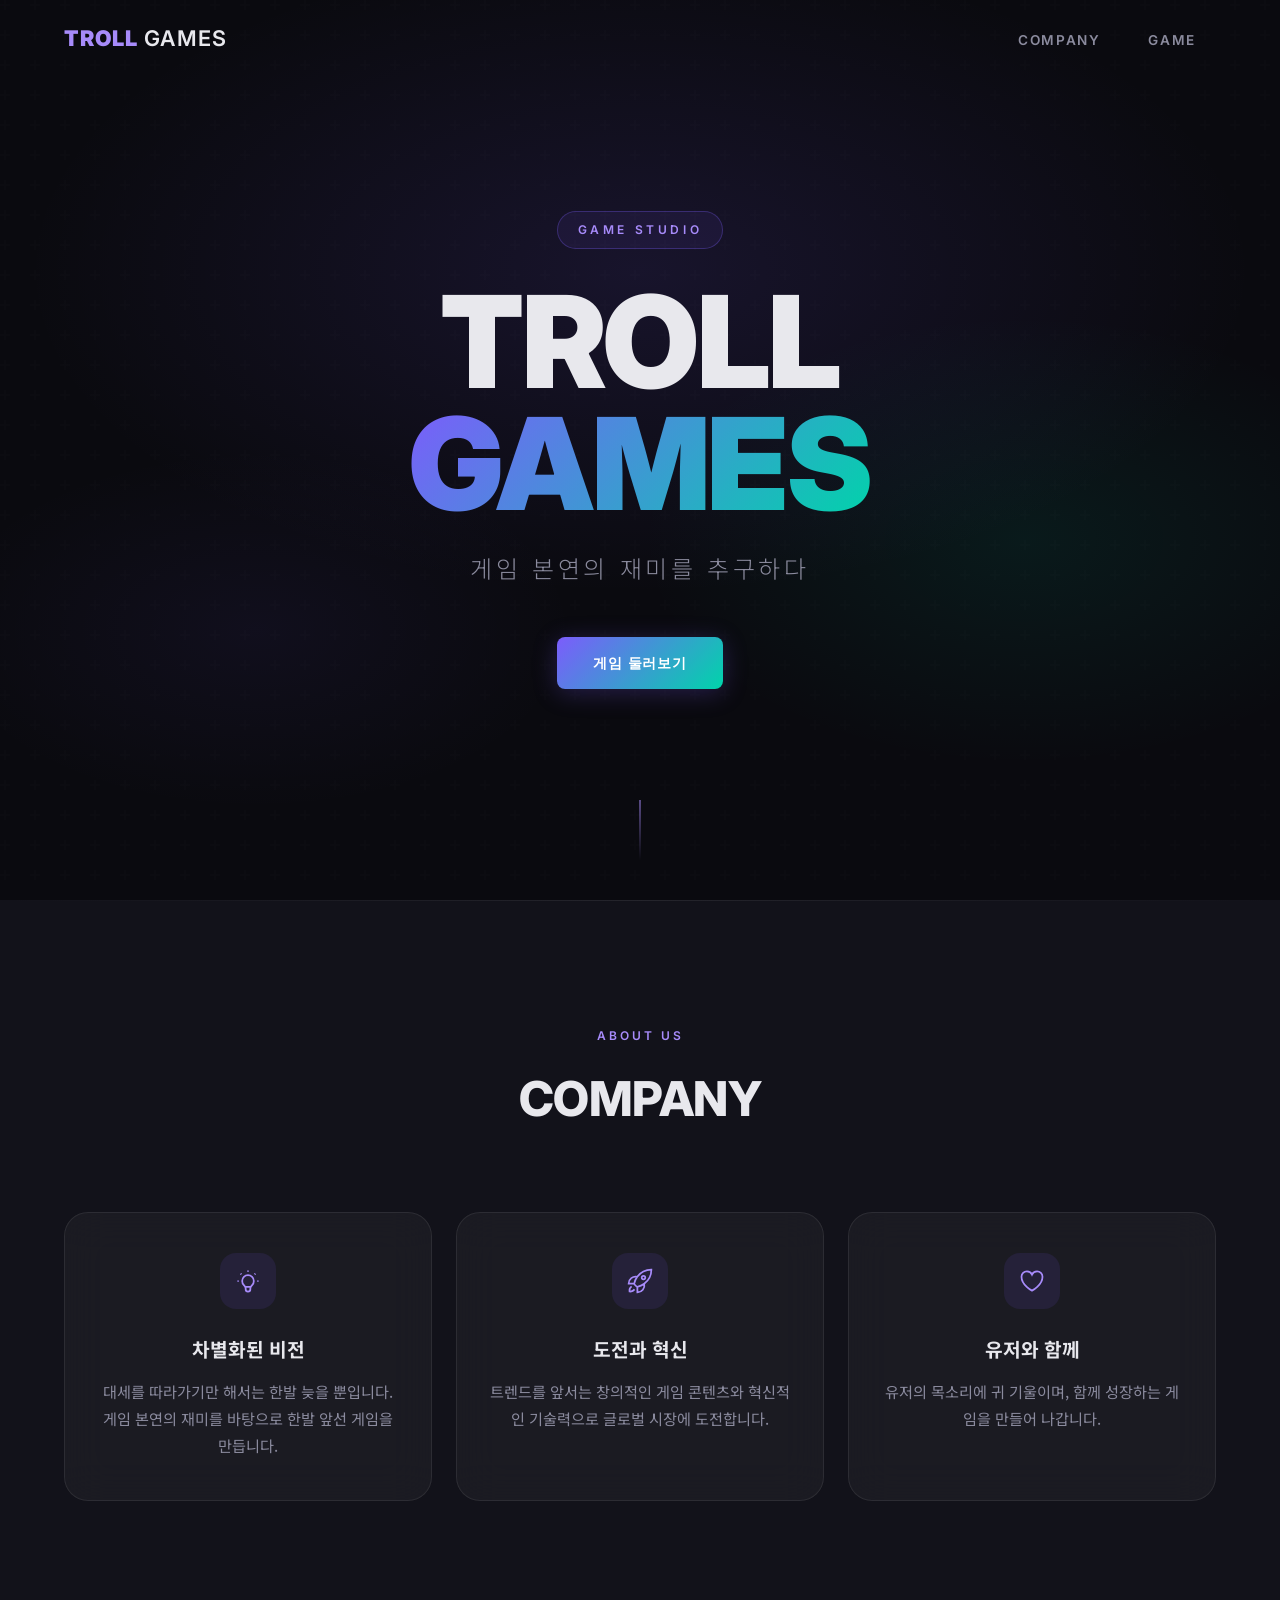
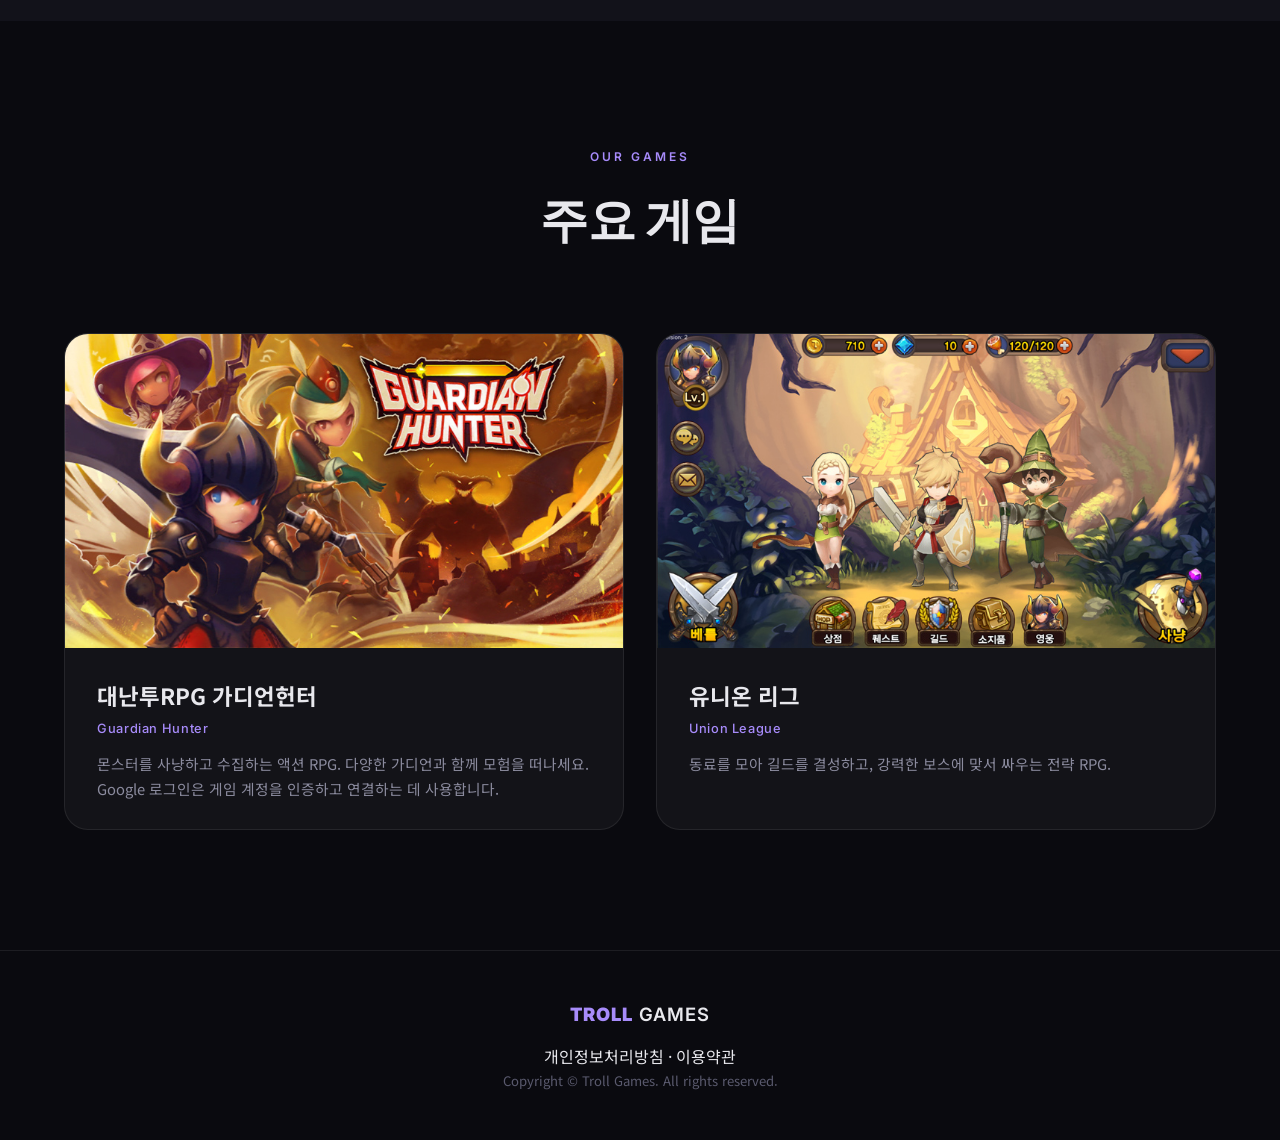
<file: index.html>
<!DOCTYPE html>
<html lang="ko-KR">
<head>
    <meta charset="UTF-8">
    <meta name="viewport" content="width=device-width, initial-scale=1.0">
    <title>TROLL GAMES - 게임 본연의 재미를 추구하다</title>
    <meta name="description" content="트롤게임즈는 게임 본연의 재미를 바탕으로 한발 앞선 게임을 만듭니다. 가디언 헌터, 유니온 리그 등 모바일 게임 개발사.">
    <meta name="keywords" content="트롤게임즈, Troll Games, 가디언 헌터, 유니온 리그, 모바일 게임, 게임 개발">
    <meta property="og:title" content="TROLL GAMES">
    <meta property="og:description" content="게임 본연의 재미를 추구하다">
    <meta property="og:type" content="website">
    <meta property="og:url" content="https://trollgameskr.github.io/website/">
    <link rel="canonical" href="https://trollgameskr.github.io/website/">
    <link rel="preconnect" href="https://fonts.googleapis.com">
    <link rel="preconnect" href="https://fonts.gstatic.com" crossorigin>
    <link href="https://fonts.googleapis.com/css2?family=Inter:wght@300;400;500;600;700;800;900&family=Noto+Sans+KR:wght@300;400;500;600;700&display=swap" rel="stylesheet">
    <link rel="stylesheet" href="css/style.css">
</head>
<body>
    <!-- Navigation -->
    <nav id="navbar" class="navbar">
        <div class="nav-container">
            <a href="#hero" class="nav-logo" id="nav-logo">
                <span class="logo-troll">TROLL</span>
                <span class="logo-games">GAMES</span>
            </a>
            <ul class="nav-menu" id="nav-menu">
                <li><a href="#about" class="nav-link" id="nav-about">COMPANY</a></li>
                <li><a href="#games" class="nav-link" id="nav-games">GAME</a></li>
            </ul>
            <button class="nav-toggle" id="nav-toggle" aria-label="메뉴 열기">
                <span></span>
                <span></span>
                <span></span>
            </button>
        </div>
    </nav>

    <!-- Hero Section -->
    <section id="hero" class="hero">
        <div class="hero-bg">
            <div class="hero-particles" id="particles"></div>
        </div>
        <div class="hero-content">
            <div class="hero-badge animate-on-scroll">GAME STUDIO</div>
            <h1 class="hero-title animate-on-scroll">
                <span class="hero-title-line">TROLL</span>
                <span class="hero-title-line accent">GAMES</span>
            </h1>
            <p class="hero-subtitle animate-on-scroll">게임 본연의 재미를 추구하다</p>
            <div class="hero-cta animate-on-scroll">
                <a href="#games" class="btn btn-primary" id="btn-explore">게임 둘러보기</a>
            </div>
        </div>
        <div class="hero-scroll-indicator">
            <div class="scroll-line"></div>
        </div>
    </section>

    <!-- About Section -->
    <section id="about" class="section about">
        <div class="container">
            <div class="section-header animate-on-scroll">
                <span class="section-tag">ABOUT US</span>
                <h2 class="section-title">COMPANY</h2>
            </div>
            <div class="about-grid">
                <div class="about-card glass-card animate-on-scroll" id="about-card-1">
                    <div class="about-card-icon">
                        <svg viewBox="0 0 24 24" fill="none" stroke="currentColor" stroke-width="1.5">
                            <path d="M9.663 17h4.673M12 3v1m6.364 1.636l-.707.707M21 12h-1M4 12H3m3.343-5.657l-.707-.707m2.828 9.9a5 5 0 117.072 0l-.548.547A3.374 3.374 0 0014 18.469V19a2 2 0 11-4 0v-.531c0-.895-.356-1.754-.988-2.386l-.548-.547z"/>
                        </svg>
                    </div>
                    <h3>차별화된 비전</h3>
                    <p>대세를 따라가기만 해서는 한발 늦을 뿐입니다. 게임 본연의 재미를 바탕으로 한발 앞선 게임을 만듭니다.</p>
                </div>
                <div class="about-card glass-card animate-on-scroll" id="about-card-2">
                    <div class="about-card-icon">
                        <svg viewBox="0 0 24 24" fill="none" stroke="currentColor" stroke-width="1.5">
                            <path d="M15.59 14.37a6 6 0 01-5.84 7.38v-4.8m5.84-2.58a14.98 14.98 0 006.16-12.12A14.98 14.98 0 009.631 8.41m5.96 5.96a14.926 14.926 0 01-5.841 2.58m-.119-8.54a6 6 0 00-7.381 5.84h4.8m2.581-5.84a14.927 14.927 0 00-2.58 5.84m2.699 2.7c-.103.021-.207.041-.311.06a15.09 15.09 0 01-2.448-2.448 14.9 14.9 0 01.06-.312m-2.24 2.39a4.493 4.493 0 00-1.757 4.306 4.493 4.493 0 004.306-1.758M16.5 9a1.5 1.5 0 11-3 0 1.5 1.5 0 013 0z"/>
                        </svg>
                    </div>
                    <h3>도전과 혁신</h3>
                    <p>트렌드를 앞서는 창의적인 게임 콘텐츠와 혁신적인 기술력으로 글로벌 시장에 도전합니다.</p>
                </div>
                <div class="about-card glass-card animate-on-scroll" id="about-card-3">
                    <div class="about-card-icon">
                        <svg viewBox="0 0 24 24" fill="none" stroke="currentColor" stroke-width="1.5">
                            <path d="M21 8.25c0-2.485-2.099-4.5-4.688-4.5-1.935 0-3.597 1.126-4.312 2.733-.715-1.607-2.377-2.733-4.313-2.733C5.1 3.75 3 5.765 3 8.25c0 7.22 9 12 9 12s9-4.78 9-12z"/>
                        </svg>
                    </div>
                    <h3>유저와 함께</h3>
                    <p>유저의 목소리에 귀 기울이며, 함께 성장하는 게임을 만들어 나갑니다.</p>
                </div>
            </div>
        </div>
    </section>

    <!-- Games Section -->
    <section id="games" class="section games">
        <div class="container">
            <div class="section-header animate-on-scroll">
                <span class="section-tag">OUR GAMES</span>
                <h2 class="section-title">주요 게임</h2>
            </div>
            <div class="games-grid">
                <div class="game-card animate-on-scroll" id="game-card-guardian">
                    <div class="game-card-image">
                        <img src="images/game1.jpg" alt="가디언 헌터 - Guardian Hunter 게임 스크린샷" loading="lazy">
                        <div class="game-card-overlay">
                            <span class="game-genre">RPG</span>
                        </div>
                    </div>
                    <div class="game-card-content">
                        <h3 class="game-title">대난투RPG 가디언헌터</h3>
                        <p class="game-title-en">Guardian Hunter</p>
                        <p class="game-desc">몬스터를 사냥하고 수집하는 액션 RPG. 다양한 가디언과 함께 모험을 떠나세요. Google 로그인은 게임 계정을 인증하고 연결하는 데 사용합니다.</p>
                    </div>
                </div>
                <div class="game-card animate-on-scroll" id="game-card-union">
                    <div class="game-card-image">
                        <img src="images/game2.jpg" alt="유니온 리그 - Union League 게임 스크린샷" loading="lazy">
                        <div class="game-card-overlay">
                            <span class="game-genre">RPG</span>
                        </div>
                    </div>
                    <div class="game-card-content">
                        <h3 class="game-title">유니온 리그</h3>
                        <p class="game-title-en">Union League</p>
                        <p class="game-desc">동료를 모아 길드를 결성하고, 강력한 보스에 맞서 싸우는 전략 RPG.</p>
                    </div>
                </div>
            </div>
        </div>
    </section>

    <!-- Footer -->
    <footer id="footer" class="footer">
        <div class="container">
            <div class="footer-content">
                <div class="footer-logo">
                    <span class="logo-troll">TROLL</span>
                    <span class="logo-games">GAMES</span>
                </div>
                <p><a href="/privacy.html">개인정보처리방침</a> · <a href="/terms.html">이용약관</a></p>
                <p class="footer-copy">Copyright &copy; Troll Games. All rights reserved.</p>
            </div>
        </div>
    </footer>

    <script>
        // Smooth scroll for navigation links
        document.querySelectorAll('a[href^="#"]').forEach(anchor => {
            anchor.addEventListener('click', function (e) {
                e.preventDefault();
                const target = document.querySelector(this.getAttribute('href'));
                if (target) {
                    target.scrollIntoView({ behavior: 'smooth', block: 'start' });
                    // Close mobile menu if open
                    navMenu.classList.remove('active');
                    navToggle.classList.remove('active');
                }
            });
        });

        // Navbar scroll effect
        const navbar = document.getElementById('navbar');
        window.addEventListener('scroll', () => {
            if (window.scrollY > 50) {
                navbar.classList.add('scrolled');
            } else {
                navbar.classList.remove('scrolled');
            }
        });

        // Mobile menu toggle
        const navToggle = document.getElementById('nav-toggle');
        const navMenu = document.getElementById('nav-menu');
        navToggle.addEventListener('click', () => {
            navMenu.classList.toggle('active');
            navToggle.classList.toggle('active');
        });

        // Intersection Observer for scroll animations
        const observerOptions = {
            threshold: 0.15,
            rootMargin: '0px 0px -50px 0px'
        };

        const observer = new IntersectionObserver((entries) => {
            entries.forEach(entry => {
                if (entry.isIntersecting) {
                    entry.target.classList.add('visible');
                    observer.unobserve(entry.target);
                }
            });
        }, observerOptions);

        document.querySelectorAll('.animate-on-scroll').forEach(el => {
            observer.observe(el);
        });

        // Floating particles in hero
        const particlesContainer = document.getElementById('particles');
        function createParticle() {
            const particle = document.createElement('div');
            particle.classList.add('particle');
            const size = Math.random() * 4 + 2;
            particle.style.width = size + 'px';
            particle.style.height = size + 'px';
            particle.style.left = Math.random() * 100 + '%';
            particle.style.animationDuration = (Math.random() * 8 + 6) + 's';
            particle.style.animationDelay = Math.random() * 4 + 's';
            particle.style.opacity = Math.random() * 0.5 + 0.1;
            particlesContainer.appendChild(particle);

            setTimeout(() => {
                particle.remove();
            }, 16000);
        }

        // Create initial particles
        for (let i = 0; i < 30; i++) {
            createParticle();
        }
        setInterval(createParticle, 500);
    </script>
</body>
</html>
</file>
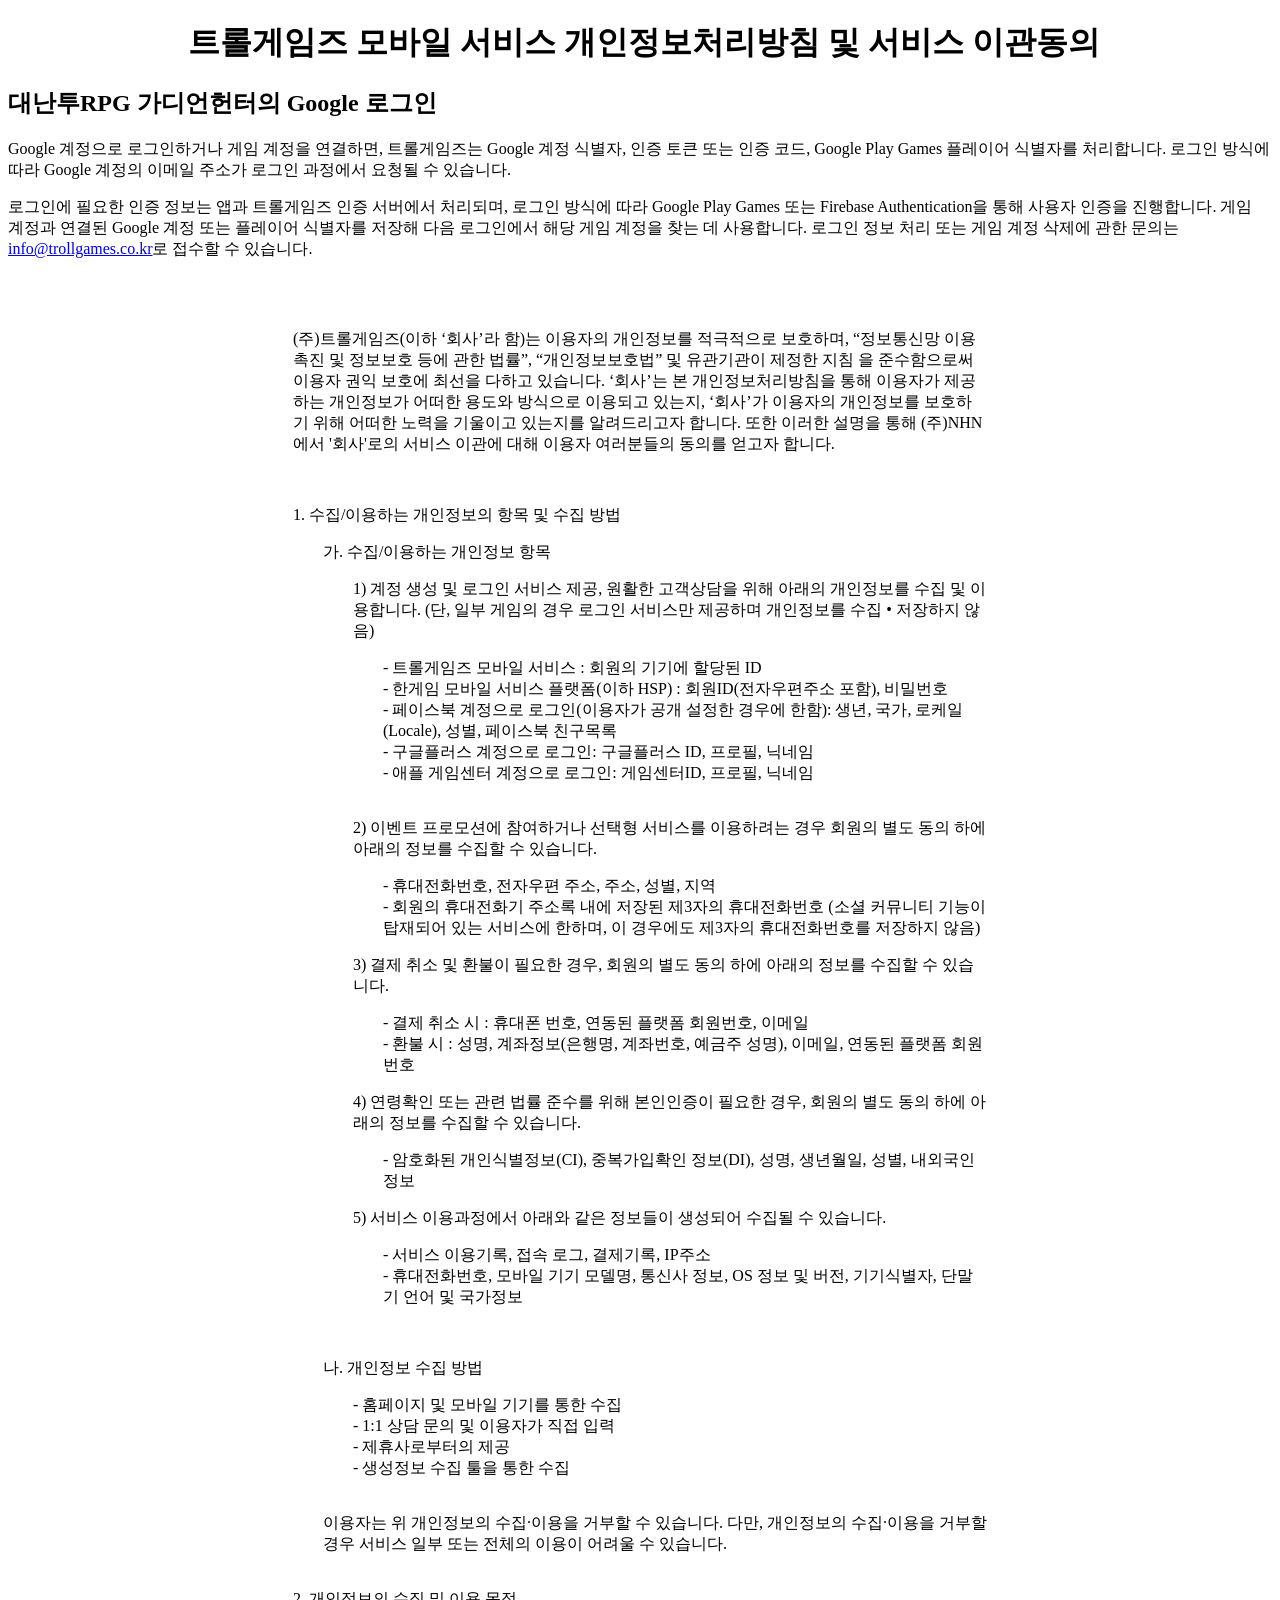
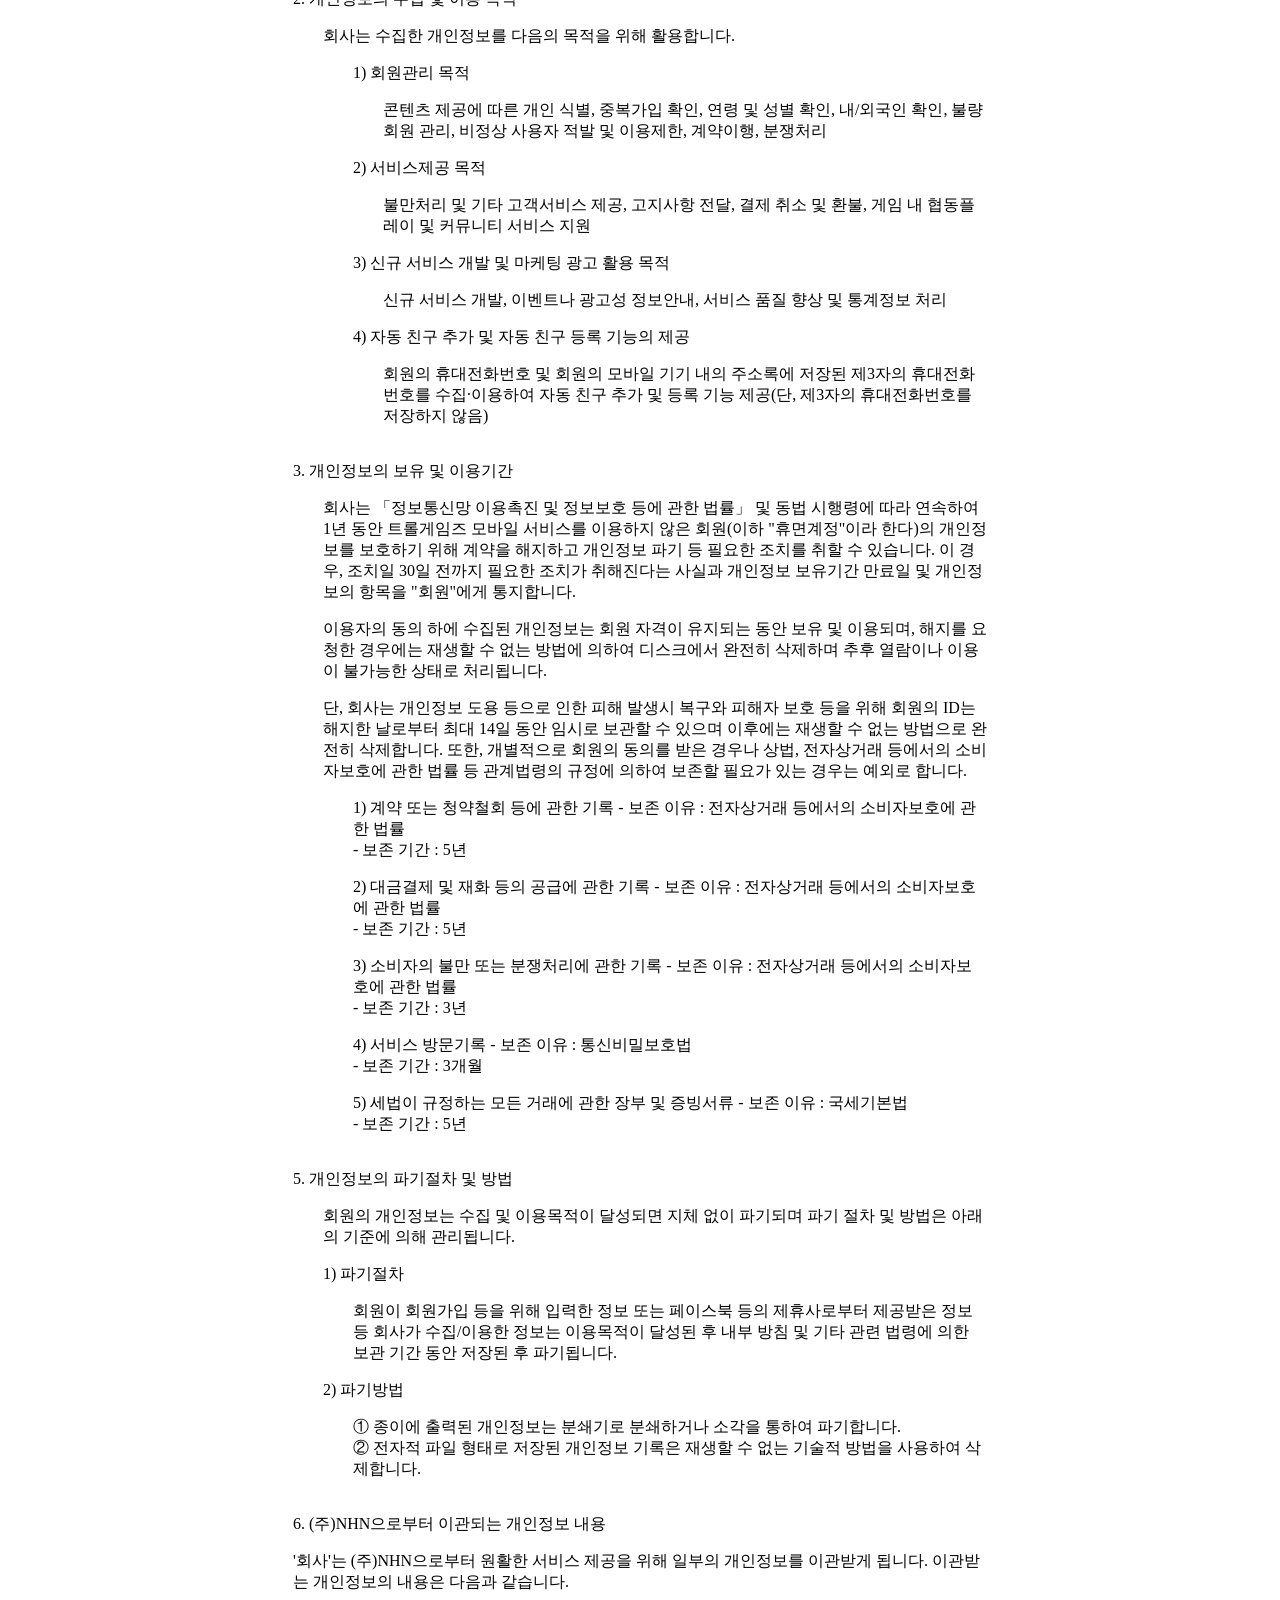
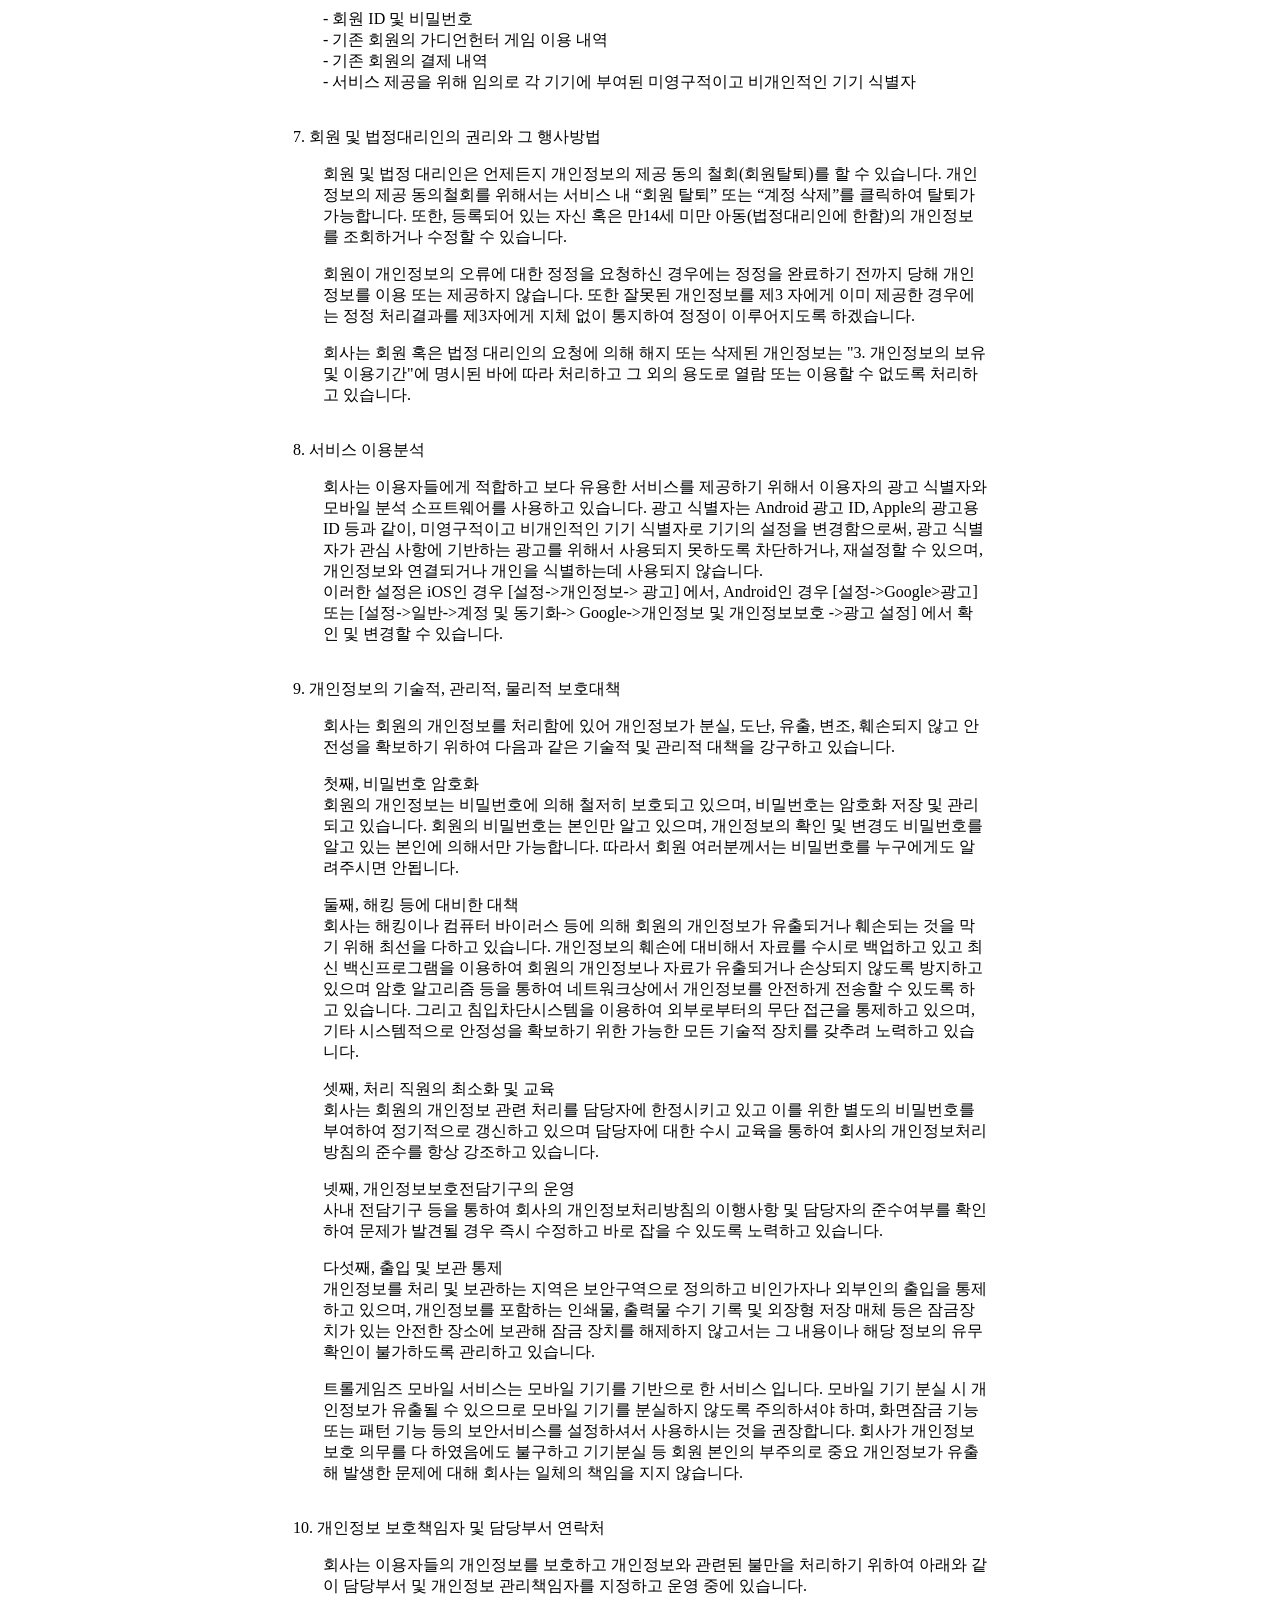
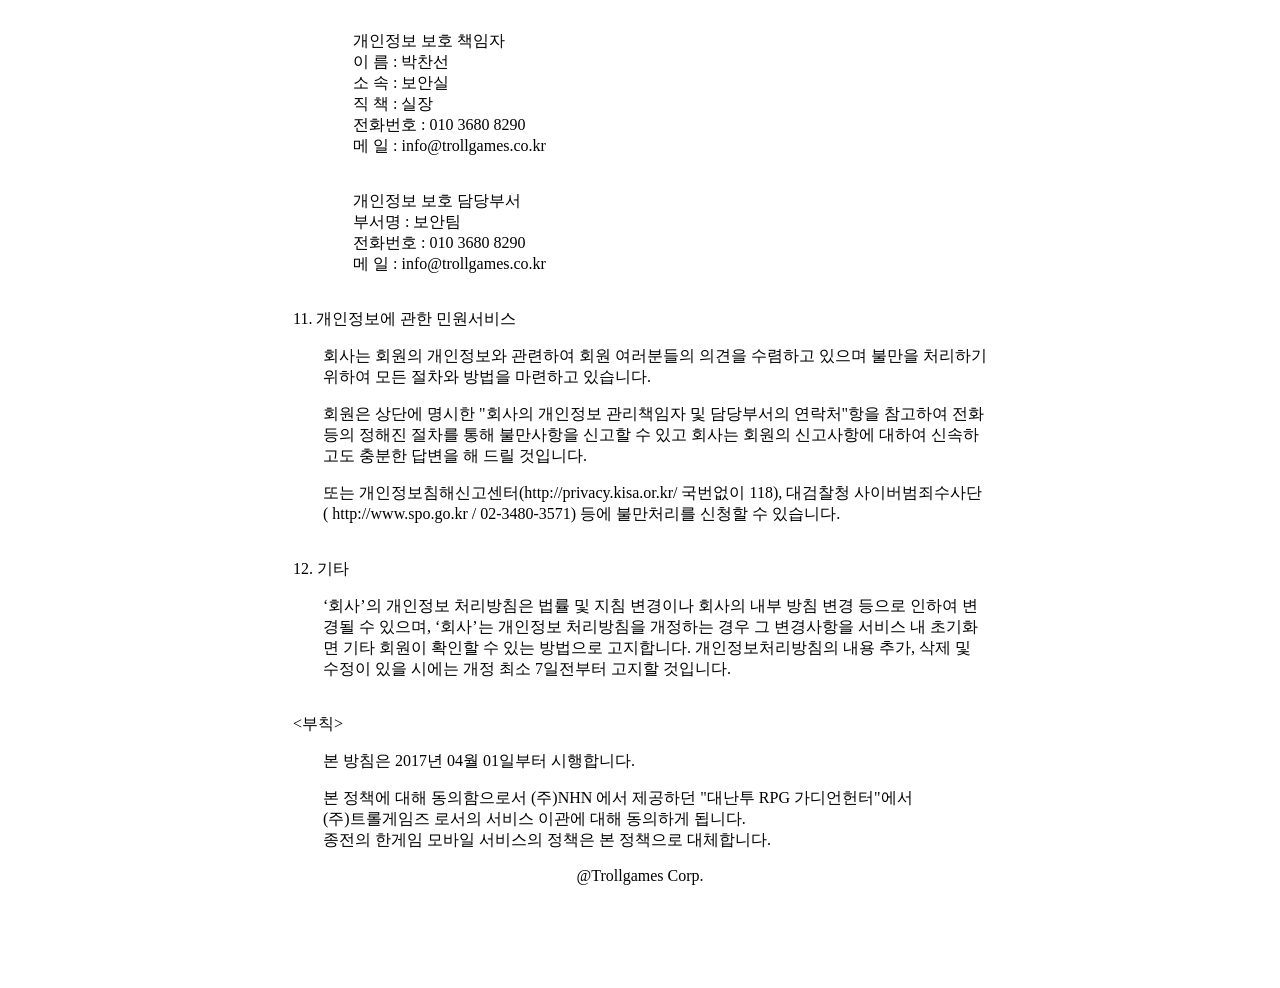
<file: privacy.html>
<!doctype html>
<html lang="ko">
<head>
<meta charset="utf-8">
<meta name="viewport" content="width=device-width, initial-scale=1">
<title>개인정보처리방침 | 트롤게임즈</title>
</head>
<body>
<main>
<h1 style="text-align: center;">&nbsp;트롤게임즈 모바일 서비스 개인정보처리방침 및 서비스 이관동의</h1>
<section aria-labelledby="google-sign-in">
    <h2 id="google-sign-in">대난투RPG 가디언헌터의 Google 로그인</h2>
    <p>Google 계정으로 로그인하거나 게임 계정을 연결하면, 트롤게임즈는 Google 계정 식별자, 인증 토큰 또는 인증 코드, Google Play Games 플레이어 식별자를 처리합니다. 로그인 방식에 따라 Google 계정의 이메일 주소가 로그인 과정에서 요청될 수 있습니다.</p>
    <p>로그인에 필요한 인증 정보는 앱과 트롤게임즈 인증 서버에서 처리되며, 로그인 방식에 따라 Google Play Games 또는 Firebase Authentication을 통해 사용자 인증을 진행합니다. 게임 계정과 연결된 Google 계정 또는 플레이어 식별자를 저장해 다음 로그인에서 해당 게임 계정을 찾는 데 사용합니다. 로그인 정보 처리 또는 게임 계정 삭제에 관한 문의는 <a href="mailto:info@trollgames.co.kr">info@trollgames.co.kr</a>로 접수할 수 있습니다.</p>
</section>
<p style="text-align: center;">&nbsp;</p>
<center>
<table style="height: 3048px;" width="700">
<tbody>
<tr>
<td>
<p>(주)트롤게임즈(이하 &lsquo;회사&rsquo;라 함)는 이용자의 개인정보를 적극적으로 보호하며, &ldquo;정보통신망 이용촉진 및 정보보호 등에 관한 법률&rdquo;, &ldquo;개인정보보호법&rdquo; 및 유관기관이 제정한 지침 을 준수함으로써 이용자 권익 보호에 최선을 다하고 있습니다. &lsquo;회사&rsquo;는 본 개인정보처리방침을 통해 이용자가 제공하는 개인정보가 어떠한 용도와 방식으로 이용되고 있는지, &lsquo;회사&rsquo;가 이용자의 개인정보를 보호하기 위해 어떠한 노력을 기울이고 있는지를 알려드리고자 합니다. 또한 이러한 설명을 통해 (주)NHN 에서 '회사'로의 서비스 이관에 대해 이용자 여러분들의 동의를 얻고자 합니다.</p>
<p>&nbsp;</p>
<p>1. 수집/이용하는 개인정보의 항목 및 수집 방법</p>
<p style="padding-left: 30px;">가. 수집/이용하는 개인정보 항목</p>
<p style="padding-left: 60px;">1) 계정 생성 및 로그인 서비스 제공, 원활한 고객상담을 위해 아래의 개인정보를 수집 및 이용합니다. (단, 일부 게임의 경우 로그인 서비스만 제공하며 개인정보를 수집 &bull; 저장하지 않음)</p>
<p style="padding-left: 90px;">- 트롤게임즈 모바일 서비스 : 회원의 기기에 할당된 ID<br />- 한게임 모바일 서비스 플랫폼(이하 HSP) : 회원ID(전자우편주소 포함), 비밀번호<br />- 페이스북 계정으로 로그인(이용자가 공개 설정한 경우에 한함): 생년, 국가, 로케일(Locale), 성별, 페이스북 친구목록<br />- 구글플러스 계정으로 로그인: 구글플러스 ID, 프로필, 닉네임<br />- 애플 게임센터 계정으로 로그인: 게임센터ID, 프로필, 닉네임</p>
<p style="padding-left: 60px;"><br />2) 이벤트 프로모션에 참여하거나 선택형 서비스를 이용하려는 경우 회원의 별도 동의 하에 아래의 정보를 수집할 수 있습니다.</p>
<p style="padding-left: 90px;">- 휴대전화번호, 전자우편 주소, 주소, 성별, 지역<br />- 회원의 휴대전화기 주소록 내에 저장된 제3자의 휴대전화번호 (소셜 커뮤니티 기능이 탑재되어 있는 서비스에 한하며, 이 경우에도 제3자의 휴대전화번호를 저장하지 않음)</p>
<p style="padding-left: 60px;">3) 결제 취소 및 환불이 필요한 경우, 회원의 별도 동의 하에 아래의 정보를 수집할 수 있습니다.</p>
<p style="padding-left: 90px;">- 결제 취소 시 : 휴대폰 번호, 연동된 플랫폼 회원번호, 이메일 <br />- 환불 시 : 성명, 계좌정보(은행명, 계좌번호, 예금주 성명), 이메일, 연동된 플랫폼 회원번호</p>
<p style="padding-left: 60px;">4) 연령확인 또는 관련 법률 준수를 위해 본인인증이 필요한 경우, 회원의 별도 동의 하에 아래의 정보를 수집할 수 있습니다.</p>
<p style="padding-left: 90px;">- 암호화된 개인식별정보(CI), 중복가입확인 정보(DI), 성명, 생년월일, 성별, 내외국인 정보</p>
<p style="padding-left: 60px;">5) 서비스 이용과정에서 아래와 같은 정보들이 생성되어 수집될 수 있습니다.</p>
<p style="padding-left: 90px;">- 서비스 이용기록, 접속 로그, 결제기록, IP주소<br />- 휴대전화번호, 모바일 기기 모델명, 통신사 정보, OS 정보 및 버전, 기기식별자, 단말기 언어 및 국가정보</p>
<p style="padding-left: 30px;">&nbsp;</p>
<p style="padding-left: 30px;">나. 개인정보 수집 방법</p>
<p style="padding-left: 60px;">- 홈페이지 및 모바일 기기를 통한 수집<br />- 1:1 상담 문의 및 이용자가 직접 입력<br />- 제휴사로부터의 제공<br />- 생성정보 수집 툴을 통한 수집</p>
<p style="padding-left: 30px;"><br />이용자는 위 개인정보의 수집&middot;이용을 거부할 수 있습니다. 다만, 개인정보의 수집&middot;이용을 거부할 경우 서비스 일부 또는 전체의 이용이 어려울 수 있습니다.</p>
<p><br />2. 개인정보의 수집 및 이용 목적</p>
<p style="padding-left: 30px;">회사는 수집한 개인정보를 다음의 목적을 위해 활용합니다.</p>
<p style="padding-left: 60px;">1) 회원관리 목적</p>
<p style="padding-left: 90px;">콘텐츠 제공에 따른 개인 식별, 중복가입 확인, 연령 및 성별 확인, 내/외국인 확인, 불량회원 관리, 비정상 사용자 적발 및 이용제한, 계약이행, 분쟁처리</p>
<p style="padding-left: 60px;">2) 서비스제공 목적</p>
<p style="padding-left: 90px;">불만처리 및 기타 고객서비스 제공, 고지사항 전달, 결제 취소 및 환불, 게임 내 협동플레이 및 커뮤니티 서비스 지원</p>
<p style="padding-left: 60px;">3) 신규 서비스 개발 및 마케팅 광고 활용 목적</p>
<p style="padding-left: 90px;">신규 서비스 개발, 이벤트나 광고성 정보안내, 서비스 품질 향상 및 통계정보 처리</p>
<p style="padding-left: 60px;">4) 자동 친구 추가 및 자동 친구 등록 기능의 제공</p>
<p style="padding-left: 90px;">회원의 휴대전화번호 및 회원의 모바일 기기 내의 주소록에 저장된 제3자의 휴대전화번호를 수집&middot;이용하여 자동 친구 추가 및 등록 기능 제공(단, 제3자의 휴대전화번호를 저장하지 않음)</p>
<p><br />3. 개인정보의 보유 및 이용기간</p>
<p style="padding-left: 30px;">회사는 「정보통신망 이용촉진 및 정보보호 등에 관한 법률」 및 동법 시행령에 따라 연속하여 1년 동안 트롤게임즈 모바일 서비스를 이용하지 않은 회원(이하 "휴면계정"이라 한다)의 개인정보를 보호하기 위해 계약을 해지하고 개인정보 파기 등 필요한 조치를 취할 수 있습니다. 이 경우, 조치일 30일 전까지 필요한 조치가 취해진다는 사실과 개인정보 보유기간 만료일 및 개인정보의 항목을 "회원"에게 통지합니다.</p>
<p style="padding-left: 30px;">이용자의 동의 하에 수집된 개인정보는 회원 자격이 유지되는 동안 보유 및 이용되며, 해지를 요청한 경우에는 재생할 수 없는 방법에 의하여 디스크에서 완전히 삭제하며 추후 열람이나 이용이 불가능한 상태로 처리됩니다.</p>
<p style="padding-left: 30px;">단, 회사는 개인정보 도용 등으로 인한 피해 발생시 복구와 피해자 보호 등을 위해 회원의 ID는 해지한 날로부터 최대 14일 동안 임시로 보관할 수 있으며 이후에는 재생할 수 없는 방법으로 완전히 삭제합니다. 또한, 개별적으로 회원의 동의를 받은 경우나 상법, 전자상거래 등에서의 소비자보호에 관한 법률 등 관계법령의 규정에 의하여 보존할 필요가 있는 경우는 예외로 합니다.</p>
<p style="padding-left: 60px;">1) 계약 또는 청약철회 등에 관한 기록 - 보존 이유 : 전자상거래 등에서의 소비자보호에 관한 법률<br />- 보존 기간 : 5년</p>
<p style="padding-left: 60px;">2) 대금결제 및 재화 등의 공급에 관한 기록 - 보존 이유 : 전자상거래 등에서의 소비자보호에 관한 법률<br />- 보존 기간 : 5년</p>
<p style="padding-left: 60px;">3) 소비자의 불만 또는 분쟁처리에 관한 기록 - 보존 이유 : 전자상거래 등에서의 소비자보호에 관한 법률<br />- 보존 기간 : 3년</p>
<p style="padding-left: 60px;">4) 서비스 방문기록 - 보존 이유 : 통신비밀보호법<br />- 보존 기간 : 3개월</p>
<p style="padding-left: 60px;">5) 세법이 규정하는 모든 거래에 관한 장부 및 증빙서류 - 보존 이유 : 국세기본법<br />- 보존 기간 : 5년</p>
<p><br />5. 개인정보의 파기절차 및 방법</p>
<p style="padding-left: 30px;">회원의 개인정보는 수집 및 이용목적이 달성되면 지체 없이 파기되며 파기 절차 및 방법은 아래의 기준에 의해 관리됩니다.</p>
<p style="padding-left: 30px;">1) 파기절차</p>
<p style="padding-left: 60px;">회원이 회원가입 등을 위해 입력한 정보 또는 페이스북 등의 제휴사로부터 제공받은 정보 등 회사가 수집/이용한 정보는 이용목적이 달성된 후 내부 방침 및 기타 관련 법령에 의한 보관 기간 동안 저장된 후 파기됩니다.</p>
<p style="padding-left: 30px;">2) 파기방법</p>
<p style="padding-left: 60px;">① 종이에 출력된 개인정보는 분쇄기로 분쇄하거나 소각을 통하여 파기합니다.<br />② 전자적 파일 형태로 저장된 개인정보 기록은 재생할 수 없는 기술적 방법을 사용하여 삭제합니다.</p>
<p><br />6. (주)NHN으로부터 이관되는 개인정보 내용</p>
<p>'회사'는 (주)NHN으로부터 원활한 서비스 제공을 위해 일부의 개인정보를 이관받게 됩니다. 이관받는 개인정보의 내용은 다음과 같습니다.</p>
<p style="padding-left: 30px;">- 회원 ID 및 비밀번호<br />- 기존 회원의 가디언헌터 게임 이용 내역<br />- 기존 회원의 결제 내역<br />- 서비스 제공을 위해 임의로 각 기기에 부여된 미영구적이고 비개인적인 기기 식별자</p>
<p><br />7. 회원 및 법정대리인의 권리와 그 행사방법</p>
<p style="padding-left: 30px;">회원 및 법정 대리인은 언제든지 개인정보의 제공 동의 철회(회원탈퇴)를 할 수 있습니다. 개인정보의 제공 동의철회를 위해서는 서비스 내 &ldquo;회원 탈퇴&rdquo; 또는 &ldquo;계정 삭제&rdquo;를 클릭하여 탈퇴가 가능합니다. 또한, 등록되어 있는 자신 혹은 만14세 미만 아동(법정대리인에 한함)의 개인정보를 조회하거나 수정할 수 있습니다.</p>
<p style="padding-left: 30px;">회원이 개인정보의 오류에 대한 정정을 요청하신 경우에는 정정을 완료하기 전까지 당해 개인정보를 이용 또는 제공하지 않습니다. 또한 잘못된 개인정보를 제3 자에게 이미 제공한 경우에는 정정 처리결과를 제3자에게 지체 없이 통지하여 정정이 이루어지도록 하겠습니다.</p>
<p style="padding-left: 30px;">회사는 회원 혹은 법정 대리인의 요청에 의해 해지 또는 삭제된 개인정보는 "3. 개인정보의 보유 및 이용기간"에 명시된 바에 따라 처리하고 그 외의 용도로 열람 또는 이용할 수 없도록 처리하고 있습니다.</p>
<p><br />8. 서비스 이용분석</p>
<p style="padding-left: 30px;">회사는 이용자들에게 적합하고 보다 유용한 서비스를 제공하기 위해서 이용자의 광고 식별자와 모바일 분석 소프트웨어를 사용하고 있습니다. 광고 식별자는 Android 광고 ID, Apple의 광고용 ID 등과 같이, 미영구적이고 비개인적인 기기 식별자로 기기의 설정을 변경함으로써, 광고 식별자가 관심 사항에 기반하는 광고를 위해서 사용되지 못하도록 차단하거나, 재설정할 수 있으며, 개인정보와 연결되거나 개인을 식별하는데 사용되지 않습니다.<br />이러한 설정은 iOS인 경우 [설정-&gt;개인정보-&gt; 광고] 에서, Android인 경우 [설정-&gt;Google&gt;광고] 또는 [설정-&gt;일반-&gt;계정 및 동기화-&gt; Google-&gt;개인정보 및 개인정보보호 -&gt;광고 설정] 에서 확인 및 변경할 수 있습니다.</p>
<p><br />9. 개인정보의 기술적, 관리적, 물리적 보호대책</p>
<p style="padding-left: 30px;">회사는 회원의 개인정보를 처리함에 있어 개인정보가 분실, 도난, 유출, 변조, 훼손되지 않고 안전성을 확보하기 위하여 다음과 같은 기술적 및 관리적 대책을 강구하고 있습니다.</p>
<p style="padding-left: 30px;">첫째, 비밀번호 암호화<br /> 회원의 개인정보는 비밀번호에 의해 철저히 보호되고 있으며, 비밀번호는 암호화 저장 및 관리되고 있습니다. 회원의 비밀번호는 본인만 알고 있으며, 개인정보의 확인 및 변경도 비밀번호를 알고 있는 본인에 의해서만 가능합니다. 따라서 회원 여러분께서는 비밀번호를 누구에게도 알려주시면 안됩니다.</p>
<p style="padding-left: 30px;">둘째, 해킹 등에 대비한 대책<br /> 회사는 해킹이나 컴퓨터 바이러스 등에 의해 회원의 개인정보가 유출되거나 훼손되는 것을 막기 위해 최선을 다하고 있습니다. 개인정보의 훼손에 대비해서 자료를 수시로 백업하고 있고 최신 백신프로그램을 이용하여 회원의 개인정보나 자료가 유출되거나 손상되지 않도록 방지하고 있으며 암호 알고리즘 등을 통하여 네트워크상에서 개인정보를 안전하게 전송할 수 있도록 하고 있습니다. 그리고 침입차단시스템을 이용하여 외부로부터의 무단 접근을 통제하고 있으며, 기타 시스템적으로 안정성을 확보하기 위한 가능한 모든 기술적 장치를 갖추려 노력하고 있습니다.</p>
<p style="padding-left: 30px;">셋째, 처리 직원의 최소화 및 교육<br /> 회사는 회원의 개인정보 관련 처리를 담당자에 한정시키고 있고 이를 위한 별도의 비밀번호를 부여하여 정기적으로 갱신하고 있으며 담당자에 대한 수시 교육을 통하여 회사의 개인정보처리방침의 준수를 항상 강조하고 있습니다.</p>
<p style="padding-left: 30px;">넷째, 개인정보보호전담기구의 운영<br /> 사내 전담기구 등을 통하여 회사의 개인정보처리방침의 이행사항 및 담당자의 준수여부를 확인하여 문제가 발견될 경우 즉시 수정하고 바로 잡을 수 있도록 노력하고 있습니다.</p>
<p style="padding-left: 30px;">다섯째, 출입 및 보관 통제<br /> 개인정보를 처리 및 보관하는 지역은 보안구역으로 정의하고 비인가자나 외부인의 출입을 통제하고 있으며, 개인정보를 포함하는 인쇄물, 출력물 수기 기록 및 외장형 저장 매체 등은 잠금장치가 있는 안전한 장소에 보관해 잠금 장치를 해제하지 않고서는 그 내용이나 해당 정보의 유무 확인이 불가하도록 관리하고 있습니다.</p>
<p style="padding-left: 30px;">트롤게임즈 모바일 서비스는 모바일 기기를 기반으로 한 서비스 입니다. 모바일 기기 분실 시 개인정보가 유출될 수 있으므로 모바일 기기를 분실하지 않도록 주의하셔야 하며, 화면잠금 기능 또는 패턴 기능 등의 보안서비스를 설정하셔서 사용하시는 것을 권장합니다. 회사가 개인정보보호 의무를 다 하였음에도 불구하고 기기분실 등 회원 본인의 부주의로 중요 개인정보가 유출해 발생한 문제에 대해 회사는 일체의 책임을 지지 않습니다.</p>
<p><br />10. 개인정보 보호책임자 및 담당부서 연락처</p>
<p style="padding-left: 30px;">회사는 이용자들의 개인정보를 보호하고 개인정보와 관련된 불만을 처리하기 위하여 아래와 같이 담당부서 및 개인정보 관리책임자를 지정하고 운영 중에 있습니다.</p>
<p style="padding-left: 60px;"><br />개인정보 보호 책임자<br /> 이 름 : 박찬선<br /> 소 속 : 보안실<br /> 직 책 : 실장<br /> 전화번호 : 010 3680 8290<br />메 일 : info@trollgames.co.kr</p>
<p style="padding-left: 60px;"><br />개인정보 보호 담당부서<br /> 부서명 : 보안팀<br /> 전화번호 : 010 3680 8290<br />메 일 : info@trollgames.co.kr</p>
<p><br />11. 개인정보에 관한 민원서비스</p>
<p style="padding-left: 30px;">회사는 회원의 개인정보와 관련하여 회원 여러분들의 의견을 수렴하고 있으며 불만을 처리하기 위하여 모든 절차와 방법을 마련하고 있습니다.</p>
<p style="padding-left: 30px;">회원은 상단에 명시한 "회사의 개인정보 관리책임자 및 담당부서의 연락처"항을 참고하여 전화 등의 정해진 절차를 통해 불만사항을 신고할 수 있고 회사는 회원의 신고사항에 대하여 신속하고도 충분한 답변을 해 드릴 것입니다.</p>
<p style="padding-left: 30px;">또는 개인정보침해신고센터(http://privacy.kisa.or.kr/ 국번없이 118), 대검찰청 사이버범죄수사단( http://www.spo.go.kr / 02-3480-3571) 등에 불만처리를 신청할 수 있습니다.</p>
<p><br />12. 기타</p>
<p style="padding-left: 30px;">&lsquo;회사&rsquo;의 개인정보 처리방침은 법률 및 지침 변경이나 회사의 내부 방침 변경 등으로 인하여 변경될 수 있으며, &lsquo;회사&rsquo;는 개인정보 처리방침을 개정하는 경우 그 변경사항을 서비스 내 초기화면 기타 회원이 확인할 수 있는 방법으로 고지합니다. 개인정보처리방침의 내용 추가, 삭제 및 수정이 있을 시에는 개정 최소 7일전부터 고지할 것입니다.</p>
<p><br />&lt;부칙&gt;</p>
<p style="padding-left: 30px;">본 방침은 2017년 04월 01일부터 시행합니다.</p>
<p style="padding-left: 30px;">본 정책에 대해 동의함으로서 (주)NHN 에서 제공하던 "대난투 RPG 가디언헌터"에서<br />(주)트롤게임즈 로서의 서비스 이관에 대해 동의하게 됩니다. <br />종전의 한게임 모바일 서비스의 정책은 본 정책으로 대체합니다.</p>
<p style=text-align:center;>@Trollgames Corp.</p>
</td>
</tr>
</tbody>
</table>
</center>
<p style="padding-left: 30px; text-align: center;">&nbsp;</p>
<p style="text-align: center;">&nbsp;</p>
</main>
</body>
</html>
</file>
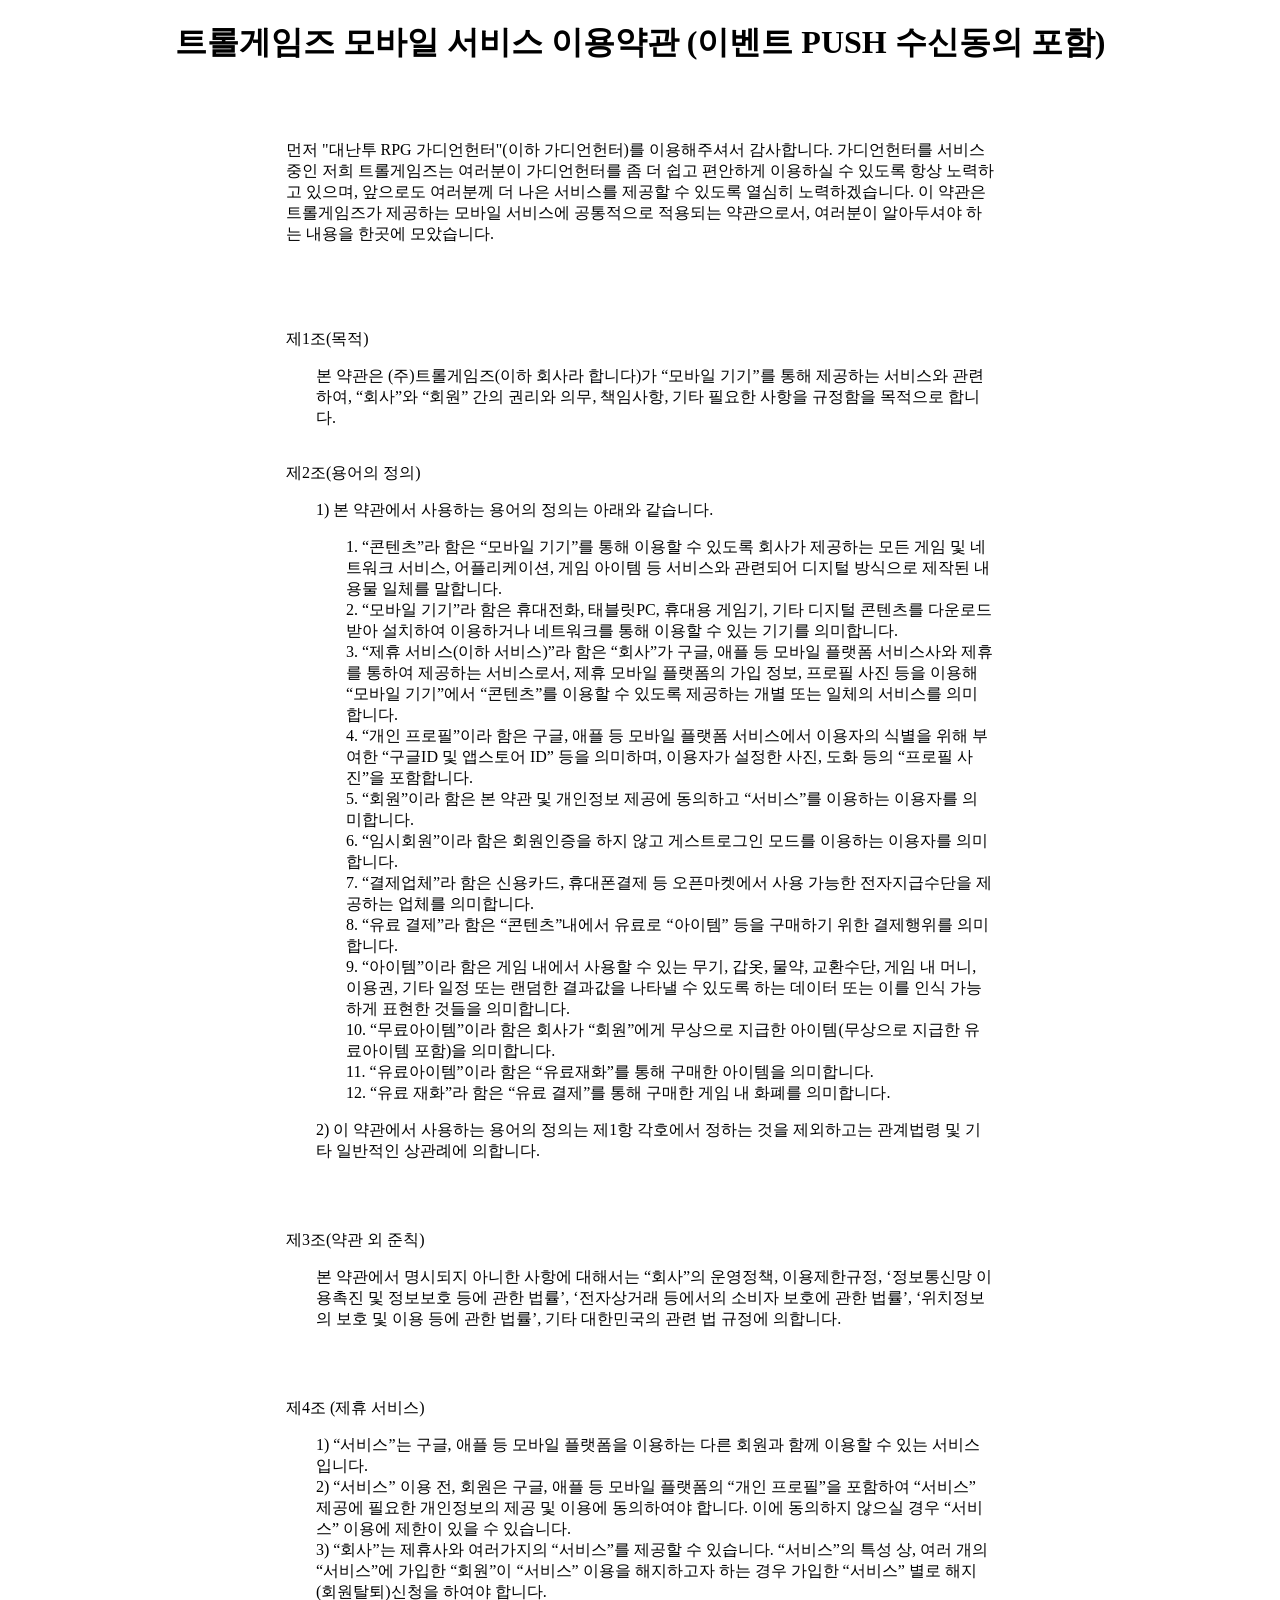
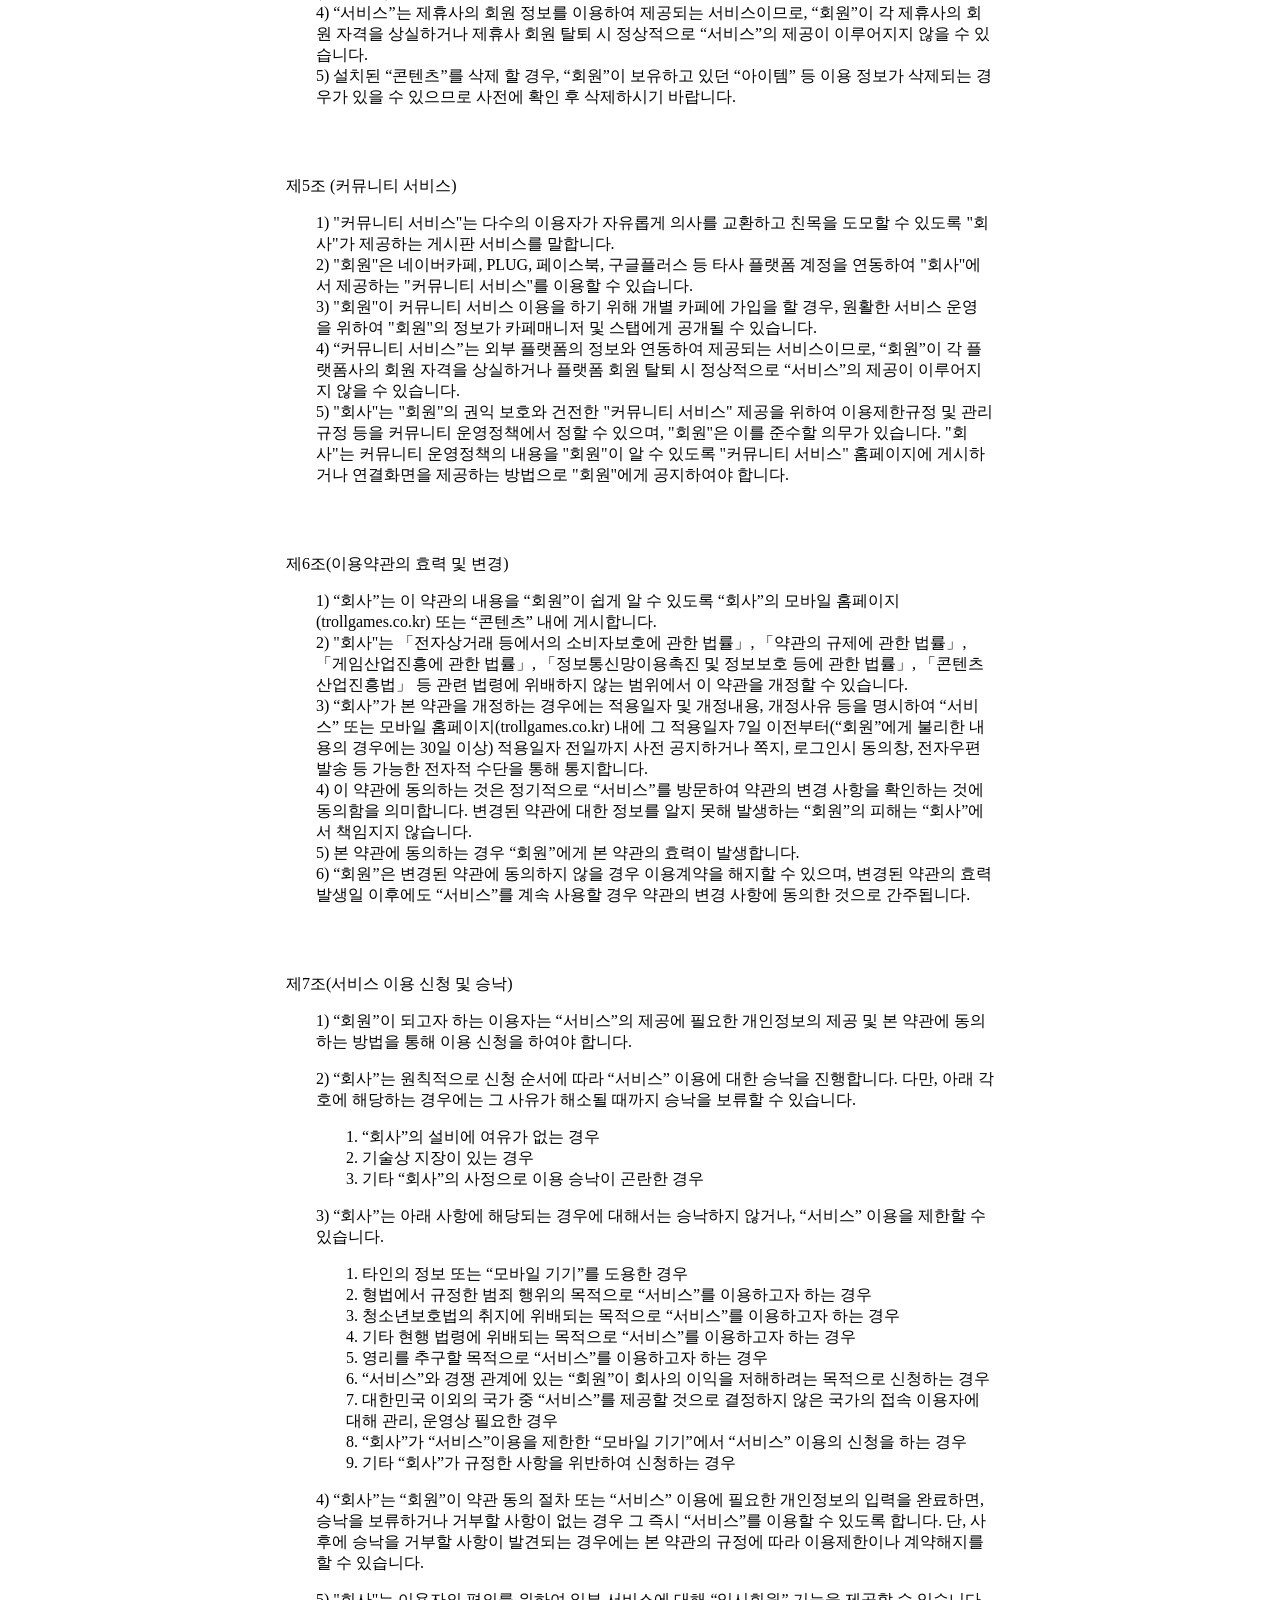
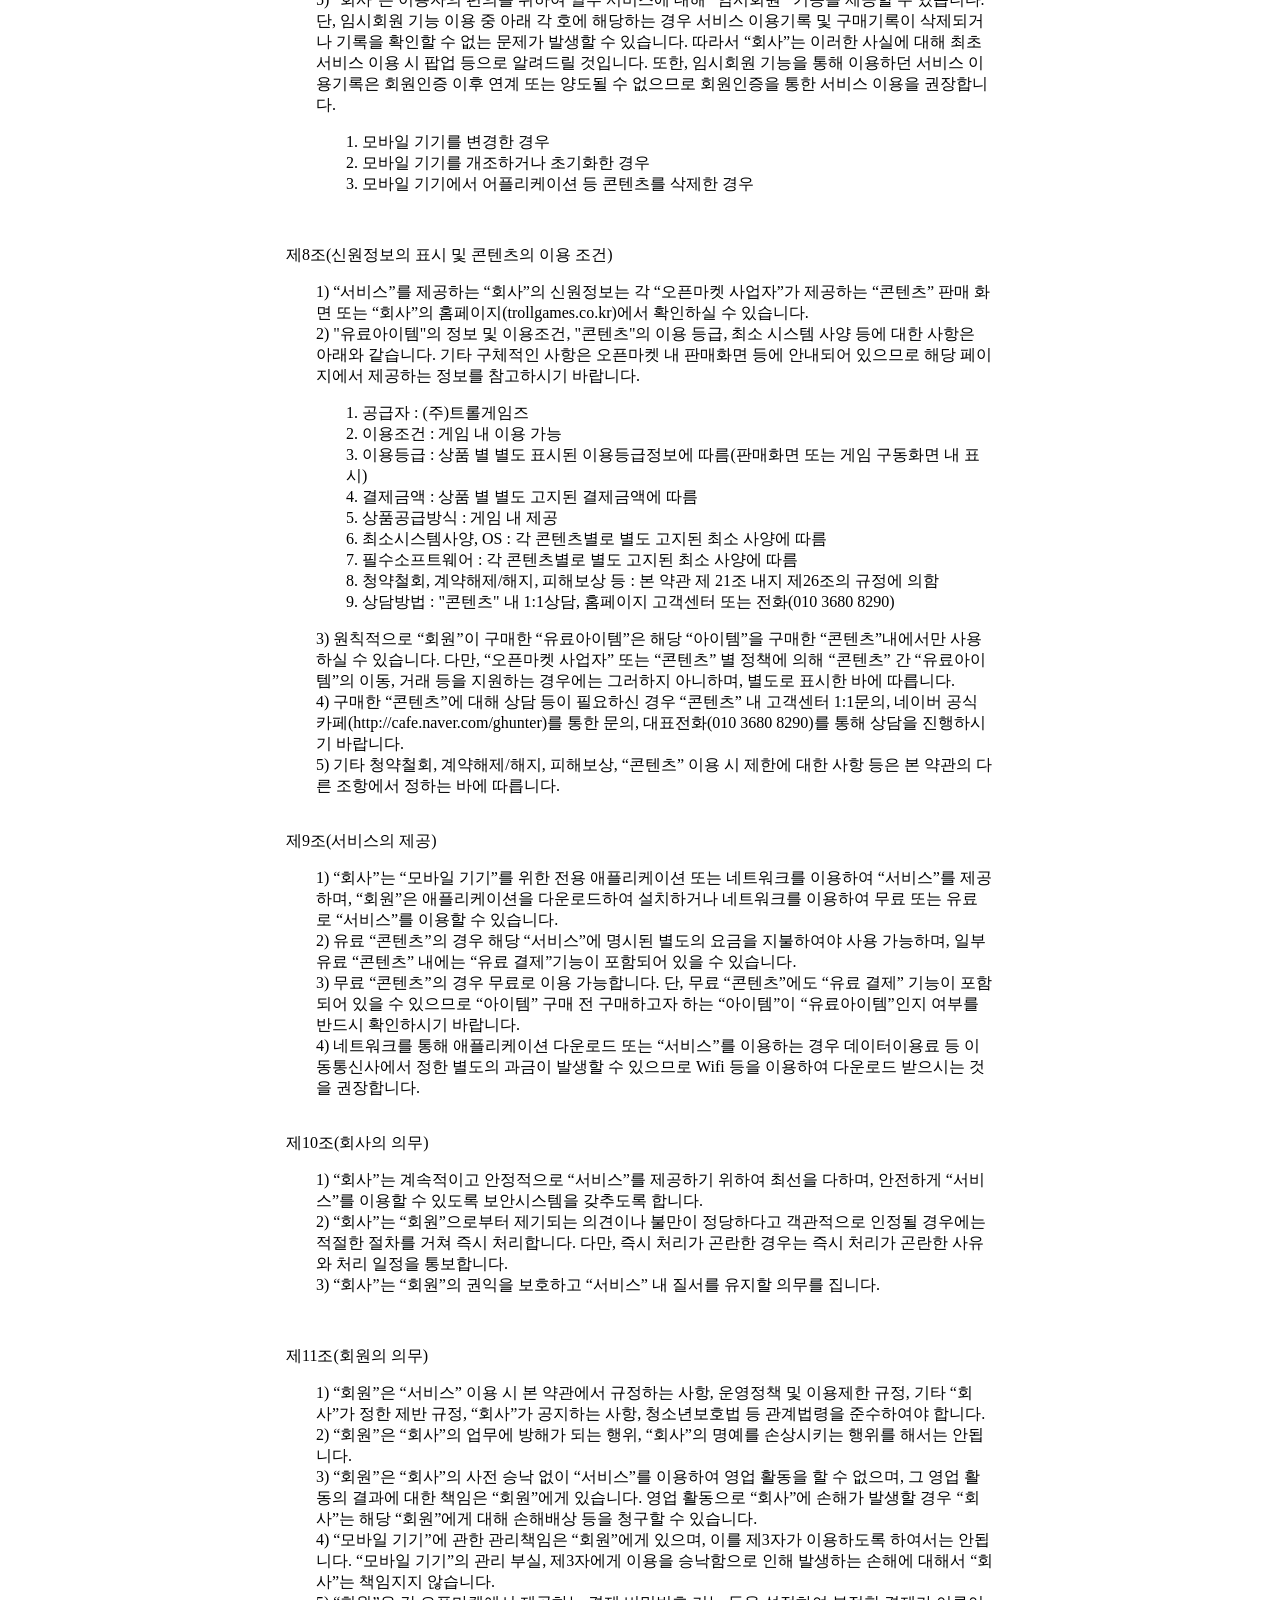
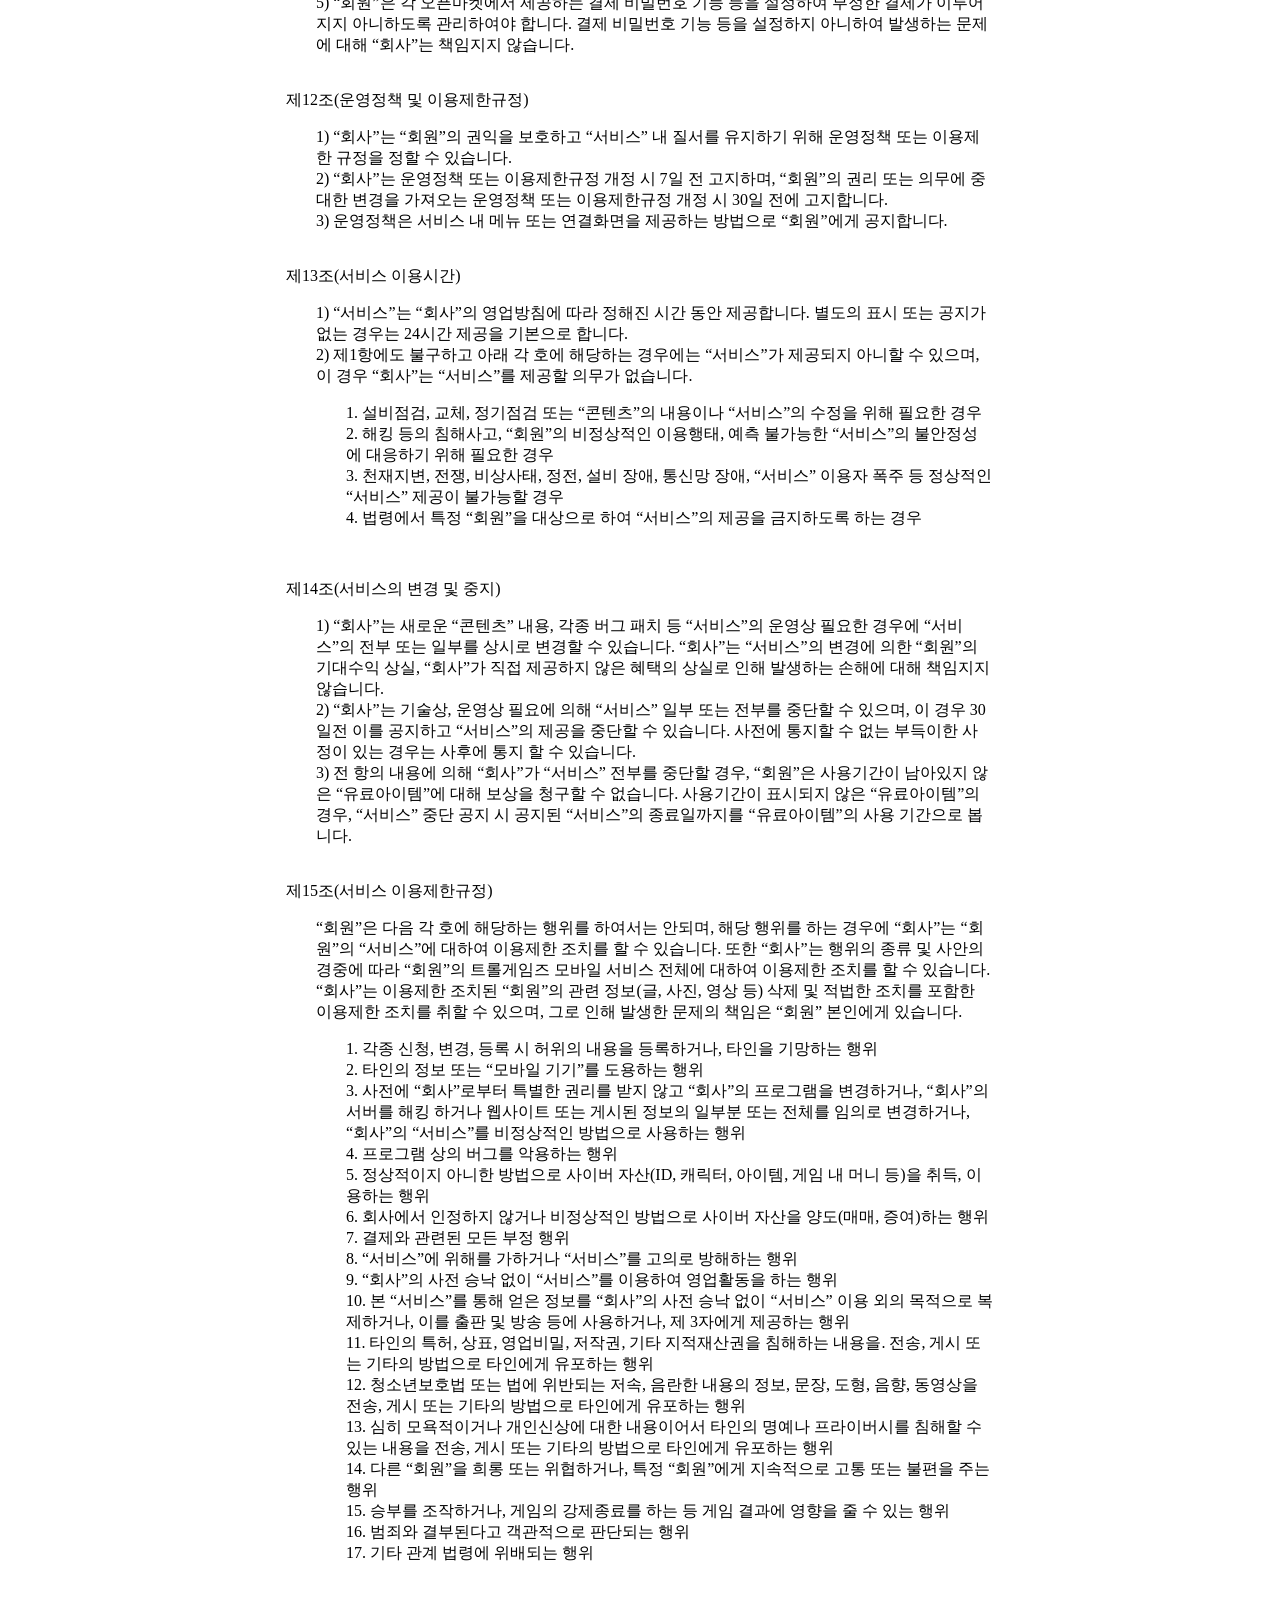
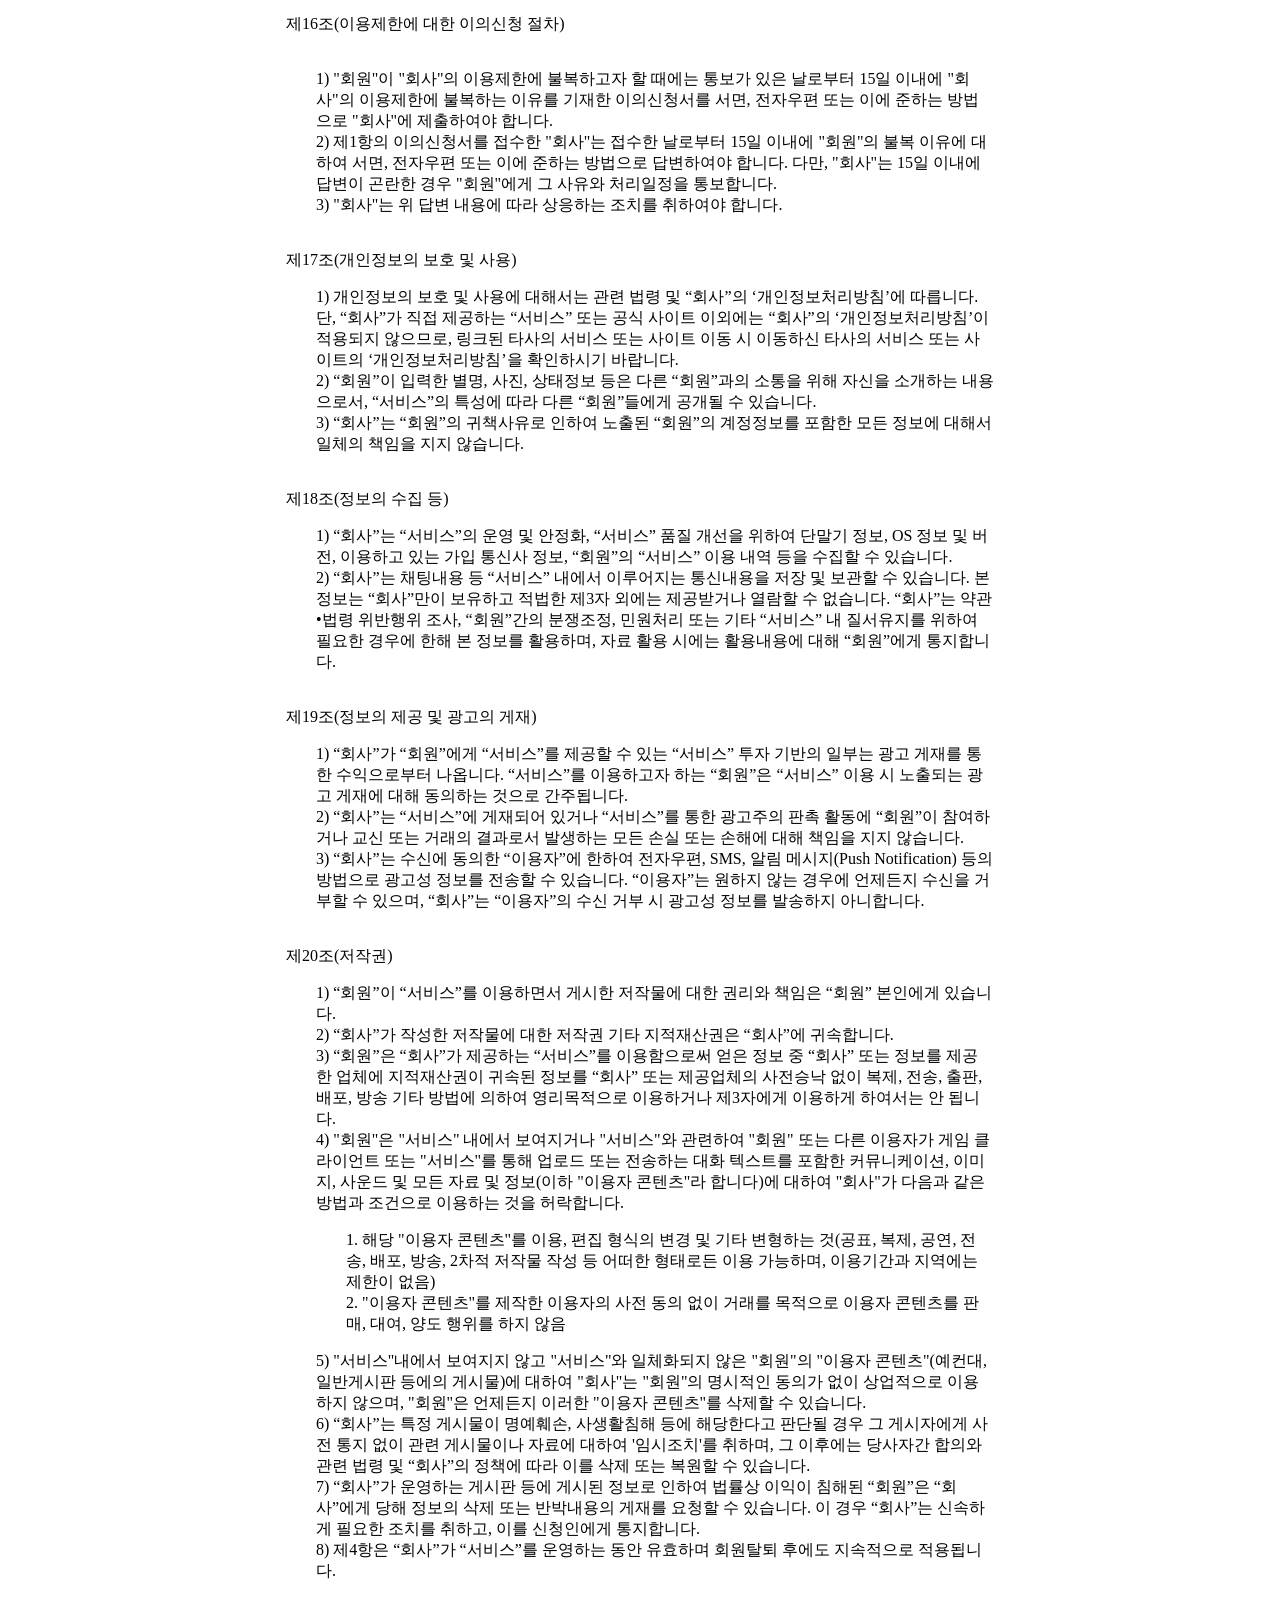
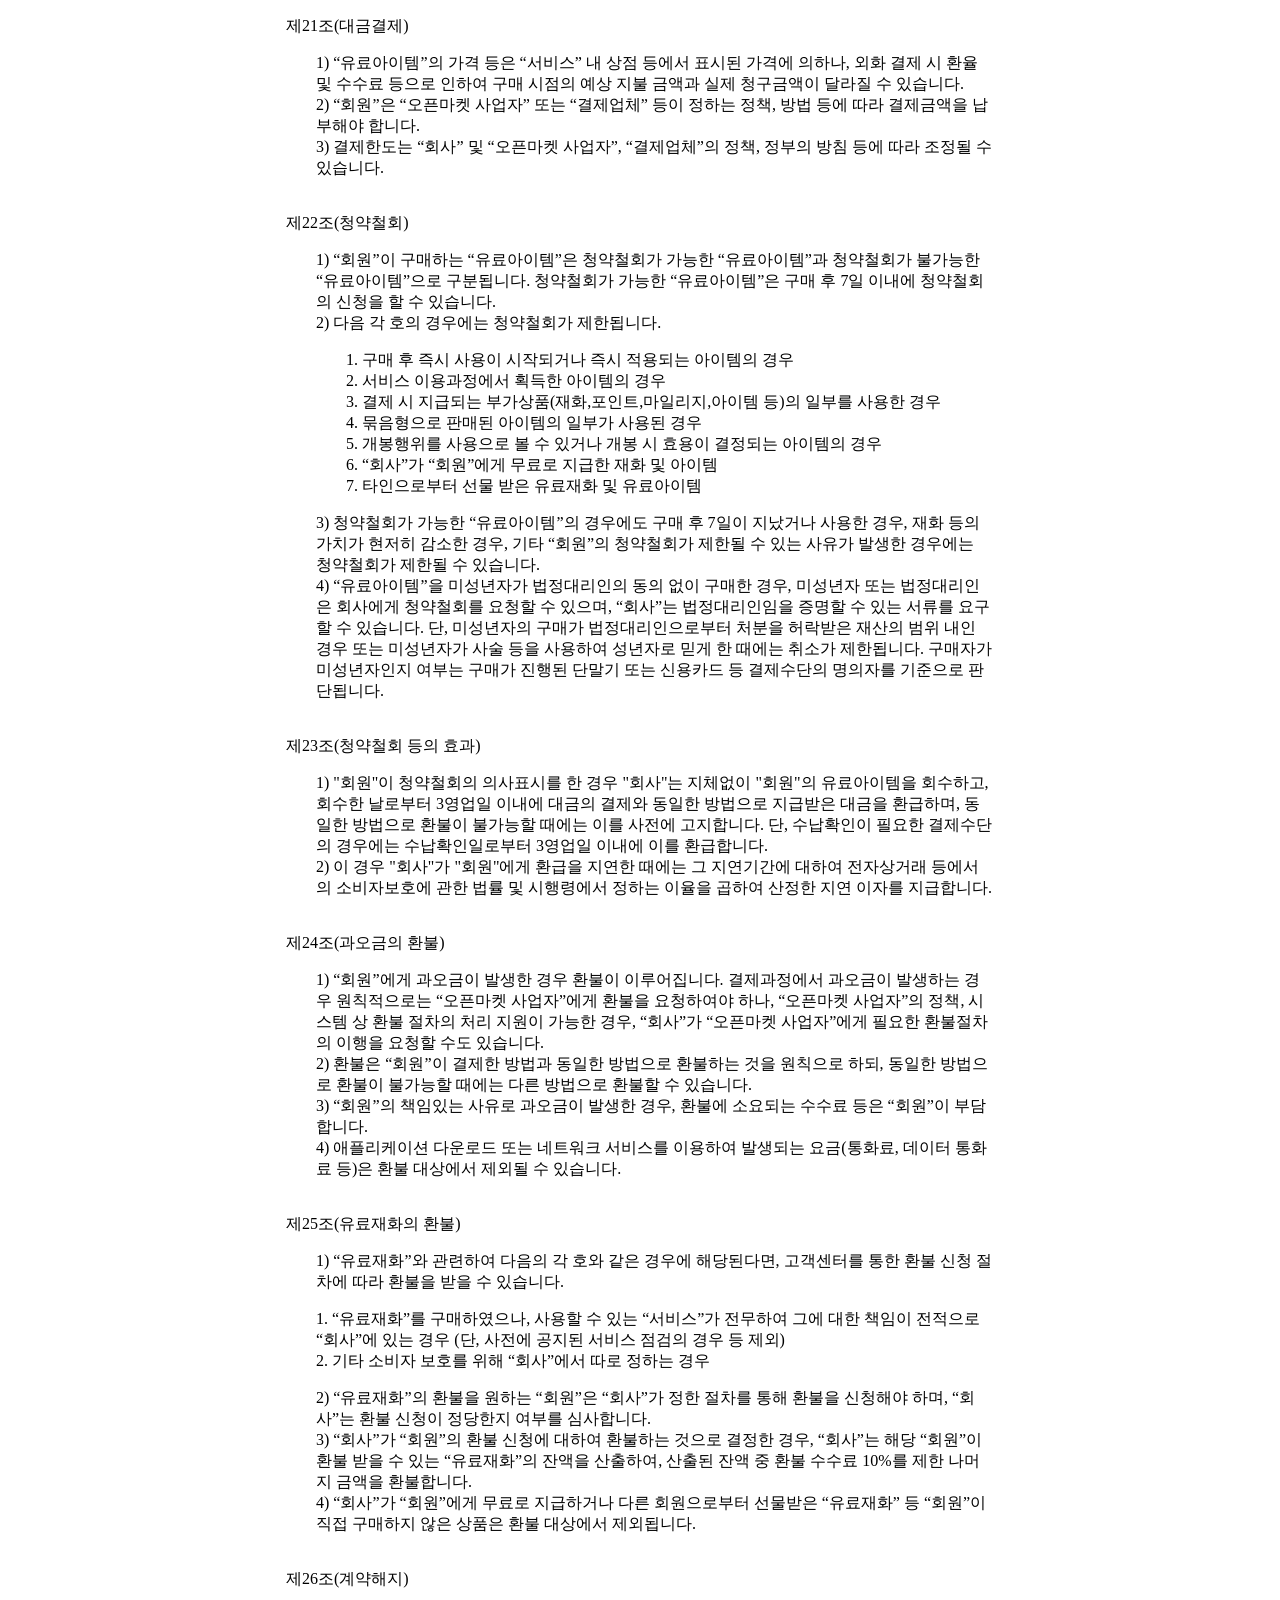
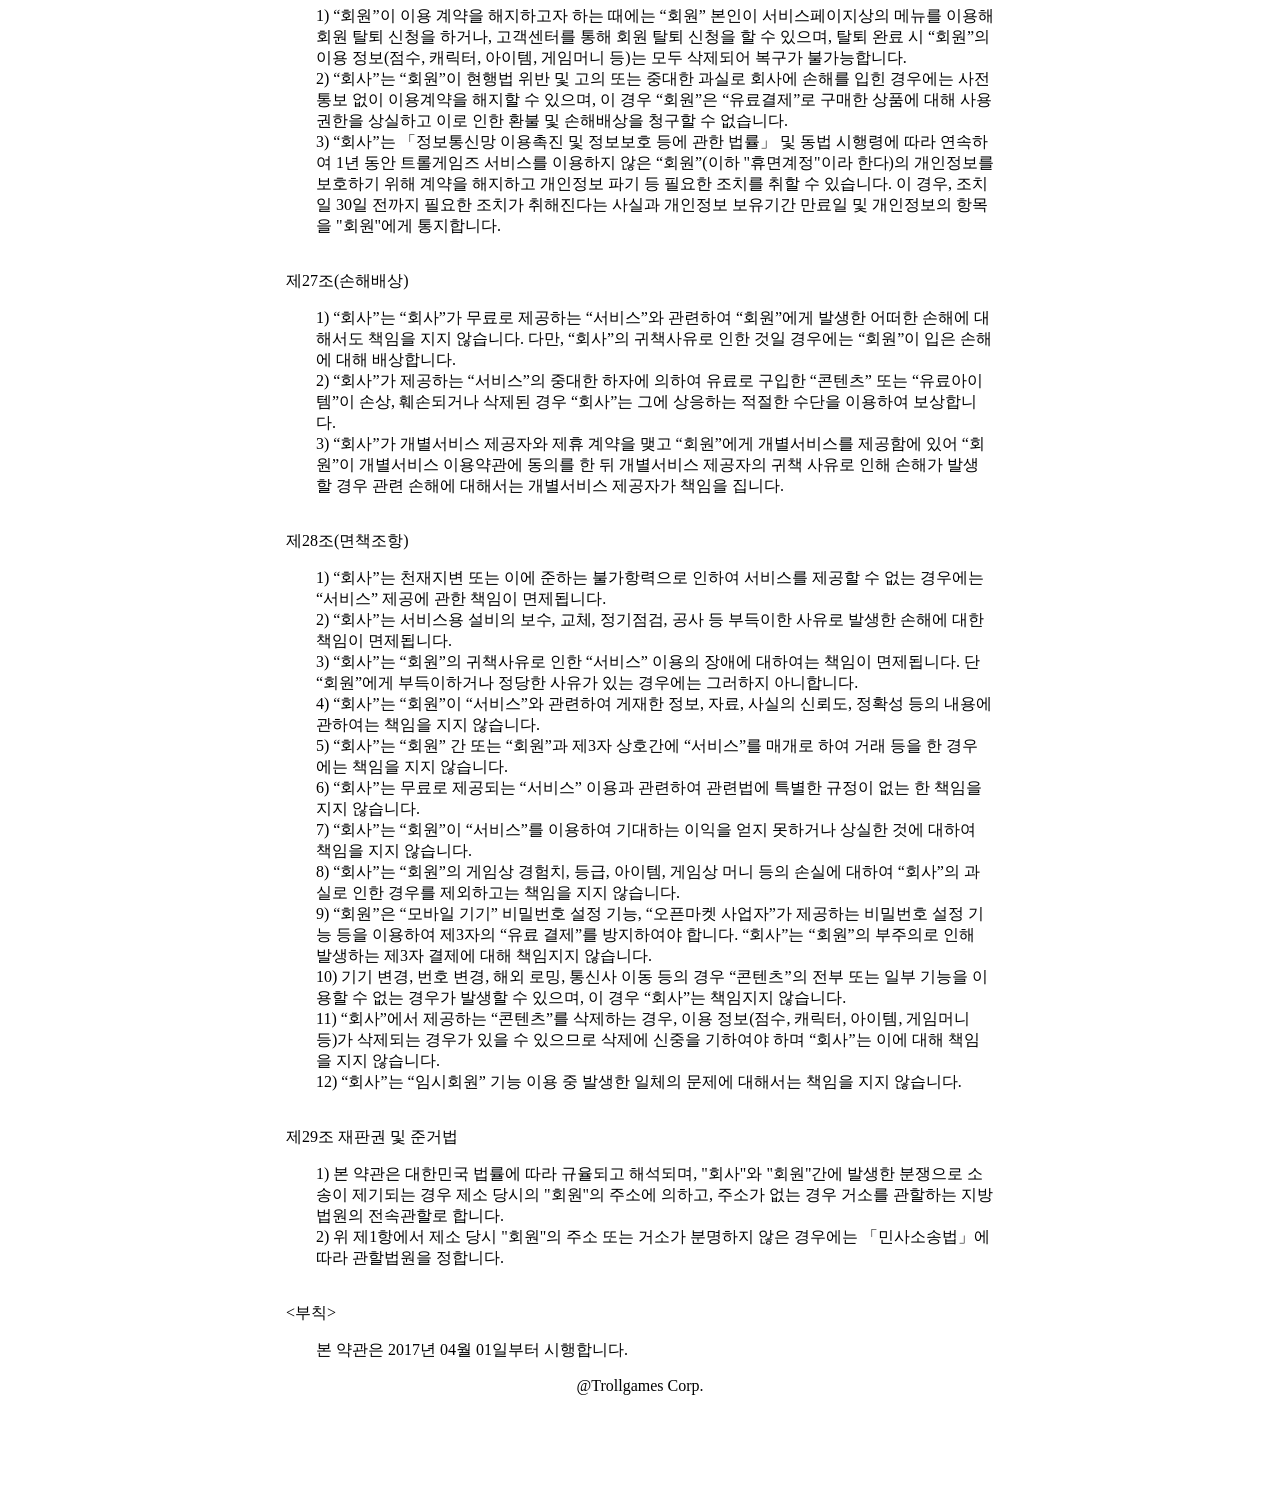
<file: terms.html>
<!doctype html>
<html lang="ko">
<head>
<meta charset="utf-8">
<meta name="viewport" content="width=device-width, initial-scale=1">
<title>이용약관 | 트롤게임즈</title>
</head>
<body>
<main>
<h1 style="text-align: center;">&nbsp;트롤게임즈 모바일 서비스 이용약관 (이벤트 PUSH 수신동의 포함)&nbsp;</h1>
<p style="text-align: center;">&nbsp;</p>
<center>
<table style="height: 6305px;" width="714">
<tbody>
<tr>
<td>
<p>먼저 "대난투 RPG 가디언헌터"(이하 가디언헌터)를 이용해주셔서 감사합니다. 가디언헌터를 서비스중인 저희 트롤게임즈는 여러분이 가디언헌터를 좀 더 쉽고 편안하게 이용하실 수 있도록 항상 노력하고 있으며, 앞으로도 여러분께 더 나은 서비스를 제공할 수 있도록 열심히 노력하겠습니다. 이 약관은 트롤게임즈가 제공하는 모바일 서비스에 공통적으로 적용되는 약관으로서, 여러분이 알아두셔야 하는 내용을 한곳에 모았습니다.</p>
<p>&nbsp;</p>
<p>&nbsp;</p>
<p>제1조(목적)</p>
<p style="padding-left: 30px;">본 약관은 (주)트롤게임즈(이하 회사라 합니다)가 &ldquo;모바일 기기&rdquo;를 통해 제공하는 서비스와 관련하여, &ldquo;회사&rdquo;와 &ldquo;회원&rdquo; 간의 권리와 의무, 책임사항, 기타 필요한 사항을 규정함을 목적으로 합니다.</p>
<p><br />제2조(용어의 정의)</p>
<p style="padding-left: 30px;">1) 본 약관에서 사용하는 용어의 정의는 아래와 같습니다.</p>
<p style="padding-left: 60px;">1. &ldquo;콘텐츠&rdquo;라 함은 &ldquo;모바일 기기&rdquo;를 통해 이용할 수 있도록 회사가 제공하는 모든 게임 및 네트워크 서비스, 어플리케이션, 게임 아이템 등 서비스와 관련되어 디지털 방식으로 제작된 내용물 일체를 말합니다.<br />2. &ldquo;모바일 기기&rdquo;라 함은 휴대전화, 태블릿PC, 휴대용 게임기, 기타 디지털 콘텐츠를 다운로드 받아 설치하여 이용하거나 네트워크를 통해 이용할 수 있는 기기를 의미합니다.<br />3. &ldquo;제휴 서비스(이하 서비스)&rdquo;라 함은 &ldquo;회사&rdquo;가 구글, 애플 등 모바일 플랫폼 서비스사와 제휴를 통하여 제공하는 서비스로서, 제휴 모바일 플랫폼의 가입 정보, 프로필 사진 등을 이용해 &ldquo;모바일 기기&rdquo;에서 &ldquo;콘텐츠&rdquo;를 이용할 수 있도록 제공하는 개별 또는 일체의 서비스를 의미합니다. <br />4. &ldquo;개인 프로필&rdquo;이라 함은 구글, 애플 등 모바일 플랫폼 서비스에서 이용자의 식별을 위해 부여한 &ldquo;구글ID 및 앱스토어 ID&rdquo; 등을 의미하며, 이용자가 설정한 사진, 도화 등의 &ldquo;프로필 사진&rdquo;을 포함합니다. <br />5. &ldquo;회원&rdquo;이라 함은 본 약관 및 개인정보 제공에 동의하고 &ldquo;서비스&rdquo;를 이용하는 이용자를 의미합니다.<br />6. &ldquo;임시회원&rdquo;이라 함은 회원인증을 하지 않고 게스트로그인 모드를 이용하는 이용자를 의미합니다. <br />7. &ldquo;결제업체&rdquo;라 함은 신용카드, 휴대폰결제 등 오픈마켓에서 사용 가능한 전자지급수단을 제공하는 업체를 의미합니다.<br />8. &ldquo;유료 결제&rdquo;라 함은 &ldquo;콘텐츠&rdquo;내에서 유료로 &ldquo;아이템&rdquo; 등을 구매하기 위한 결제행위를 의미합니다.<br />9. &ldquo;아이템&rdquo;이라 함은 게임 내에서 사용할 수 있는 무기, 갑옷, 물약, 교환수단, 게임 내 머니, 이용권, 기타 일정 또는 랜덤한 결과값을 나타낼 수 있도록 하는 데이터 또는 이를 인식 가능하게 표현한 것들을 의미합니다.<br />10. &ldquo;무료아이템&rdquo;이라 함은 회사가 &ldquo;회원&rdquo;에게 무상으로 지급한 아이템(무상으로 지급한 유료아이템 포함)을 의미합니다.<br />11. &ldquo;유료아이템&rdquo;이라 함은 &ldquo;유료재화&rdquo;를 통해 구매한 아이템을 의미합니다. <br />12. &ldquo;유료 재화&rdquo;라 함은 &ldquo;유료 결제&rdquo;를 통해 구매한 게임 내 화폐를 의미합니다.</p>
<p style="padding-left: 30px;">2) 이 약관에서 사용하는 용어의 정의는 제1항 각호에서 정하는 것을 제외하고는 관계법령 및 기타 일반적인 상관례에 의합니다.</p>
<p>&nbsp;</p>
<p><br />제3조(약관 외 준칙)</p>
<p style="padding-left: 30px;">본 약관에서 명시되지 아니한 사항에 대해서는 &ldquo;회사&rdquo;의 운영정책, 이용제한규정, &lsquo;정보통신망 이용촉진 및 정보보호 등에 관한 법률&rsquo;, &lsquo;전자상거래 등에서의 소비자 보호에 관한 법률&rsquo;, &lsquo;위치정보의 보호 및 이용 등에 관한 법률&rsquo;, 기타 대한민국의 관련 법 규정에 의합니다.</p>
<p>&nbsp;</p>
<p><br />제4조 (제휴 서비스)</p>
<p style="padding-left: 30px;">1) &ldquo;서비스&rdquo;는 구글, 애플 등 모바일 플랫폼을 이용하는 다른 회원과 함께 이용할 수 있는 서비스 입니다.<br />2) &ldquo;서비스&rdquo; 이용 전, 회원은 구글, 애플 등 모바일 플랫폼의 &ldquo;개인 프로필&rdquo;을 포함하여 &ldquo;서비스&rdquo; 제공에 필요한 개인정보의 제공 및 이용에 동의하여야 합니다. 이에 동의하지 않으실 경우 &ldquo;서비스&rdquo; 이용에 제한이 있을 수 있습니다.<br />3) &ldquo;회사&rdquo;는 제휴사와 여러가지의 &ldquo;서비스&rdquo;를 제공할 수 있습니다. &ldquo;서비스&rdquo;의 특성 상, 여러 개의 &ldquo;서비스&rdquo;에 가입한 &ldquo;회원&rdquo;이 &ldquo;서비스&rdquo; 이용을 해지하고자 하는 경우 가입한 &ldquo;서비스&rdquo; 별로 해지(회원탈퇴)신청을 하여야 합니다.<br />4) &ldquo;서비스&rdquo;는 제휴사의 회원 정보를 이용하여 제공되는 서비스이므로, &ldquo;회원&rdquo;이 각 제휴사의 회원 자격을 상실하거나 제휴사 회원 탈퇴 시 정상적으로 &ldquo;서비스&rdquo;의 제공이 이루어지지 않을 수 있습니다.<br />5) 설치된 &ldquo;콘텐츠&rdquo;를 삭제 할 경우, &ldquo;회원&rdquo;이 보유하고 있던 &ldquo;아이템&rdquo; 등 이용 정보가 삭제되는 경우가 있을 수 있으므로 사전에 확인 후 삭제하시기 바랍니다.</p>
<p>&nbsp;</p>
<p><br />제5조 (커뮤니티 서비스)</p>
<p style="padding-left: 30px;">1) "커뮤니티 서비스"는 다수의 이용자가 자유롭게 의사를 교환하고 친목을 도모할 수 있도록 "회사"가 제공하는 게시판 서비스를 말합니다.<br />2) "회원"은 네이버카페, PLUG, 페이스북, 구글플러스 등 타사 플랫폼 계정을 연동하여 "회사"에서 제공하는 "커뮤니티 서비스"를 이용할 수 있습니다.<br />3) "회원"이 커뮤니티 서비스 이용을 하기 위해 개별 카페에 가입을 할 경우, 원활한 서비스 운영을 위하여 "회원"의 정보가 카페매니저 및 스탭에게 공개될 수 있습니다.<br />4) &ldquo;커뮤니티 서비스&rdquo;는 외부 플랫폼의 정보와 연동하여 제공되는 서비스이므로, &ldquo;회원&rdquo;이 각 플랫폼사의 회원 자격을 상실하거나 플랫폼 회원 탈퇴 시 정상적으로 &ldquo;서비스&rdquo;의 제공이 이루어지지 않을 수 있습니다.<br />5) "회사"는 "회원"의 권익 보호와 건전한 "커뮤니티 서비스" 제공을 위하여 이용제한규정 및 관리 규정 등을 커뮤니티 운영정책에서 정할 수 있으며, "회원"은 이를 준수할 의무가 있습니다. "회사"는 커뮤니티 운영정책의 내용을 "회원"이 알 수 있도록 "커뮤니티 서비스" 홈페이지에 게시하거나 연결화면을 제공하는 방법으로 "회원"에게 공지하여야 합니다.</p>
<p>&nbsp;</p>
<p><br />제6조(이용약관의 효력 및 변경)</p>
<p style="padding-left: 30px;">1) &ldquo;회사&rdquo;는 이 약관의 내용을 &ldquo;회원&rdquo;이 쉽게 알 수 있도록 &ldquo;회사&rdquo;의 모바일 홈페이지 (trollgames.co.kr) 또는 &ldquo;콘텐츠&rdquo; 내에 게시합니다.<br />2) "회사"는 「전자상거래 등에서의 소비자보호에 관한 법률」, 「약관의 규제에 관한 법률」, 「게임산업진흥에 관한 법률」, 「정보통신망이용촉진 및 정보보호 등에 관한 법률」, 「콘텐츠산업진흥법」 등 관련 법령에 위배하지 않는 범위에서 이 약관을 개정할 수 있습니다.<br />3) &ldquo;회사&rdquo;가 본 약관을 개정하는 경우에는 적용일자 및 개정내용, 개정사유 등을 명시하여 &ldquo;서비스&rdquo; 또는 모바일 홈페이지(trollgames.co.kr) 내에 그 적용일자 7일 이전부터(&ldquo;회원&rdquo;에게 불리한 내용의 경우에는 30일 이상) 적용일자 전일까지 사전 공지하거나 쪽지, 로그인시 동의창, 전자우편 발송 등 가능한 전자적 수단을 통해 통지합니다.<br />4) 이 약관에 동의하는 것은 정기적으로 &ldquo;서비스&rdquo;를 방문하여 약관의 변경 사항을 확인하는 것에 동의함을 의미합니다. 변경된 약관에 대한 정보를 알지 못해 발생하는 &ldquo;회원&rdquo;의 피해는 &ldquo;회사&rdquo;에서 책임지지 않습니다.<br />5) 본 약관에 동의하는 경우 &ldquo;회원&rdquo;에게 본 약관의 효력이 발생합니다. <br />6) &ldquo;회원&rdquo;은 변경된 약관에 동의하지 않을 경우 이용계약을 해지할 수 있으며, 변경된 약관의 효력 발생일 이후에도 &ldquo;서비스&rdquo;를 계속 사용할 경우 약관의 변경 사항에 동의한 것으로 간주됩니다.</p>
<p>&nbsp;</p>
<p><br />제7조(서비스 이용 신청 및 승낙)</p>
<p style="padding-left: 30px;">1) &ldquo;회원&rdquo;이 되고자 하는 이용자는 &ldquo;서비스&rdquo;의 제공에 필요한 개인정보의 제공 및 본 약관에 동의하는 방법을 통해 이용 신청을 하여야 합니다.</p>
<p style="padding-left: 30px;">2) &ldquo;회사&rdquo;는 원칙적으로 신청 순서에 따라 &ldquo;서비스&rdquo; 이용에 대한 승낙을 진행합니다. 다만, 아래 각 호에 해당하는 경우에는 그 사유가 해소될 때까지 승낙을 보류할 수 있습니다.</p>
<p style="padding-left: 60px;">1. &ldquo;회사&rdquo;의 설비에 여유가 없는 경우<br />2. 기술상 지장이 있는 경우<br />3. 기타 &ldquo;회사&rdquo;의 사정으로 이용 승낙이 곤란한 경우</p>
<p style="padding-left: 30px;">3) &ldquo;회사&rdquo;는 아래 사항에 해당되는 경우에 대해서는 승낙하지 않거나, &ldquo;서비스&rdquo; 이용을 제한할 수 있습니다.</p>
<p style="padding-left: 60px;">1. 타인의 정보 또는 &ldquo;모바일 기기&rdquo;를 도용한 경우<br />2. 형법에서 규정한 범죄 행위의 목적으로 &ldquo;서비스&rdquo;를 이용하고자 하는 경우<br />3. 청소년보호법의 취지에 위배되는 목적으로 &ldquo;서비스&rdquo;를 이용하고자 하는 경우<br />4. 기타 현행 법령에 위배되는 목적으로 &ldquo;서비스&rdquo;를 이용하고자 하는 경우<br />5. 영리를 추구할 목적으로 &ldquo;서비스&rdquo;를 이용하고자 하는 경우<br />6. &ldquo;서비스&rdquo;와 경쟁 관계에 있는 &ldquo;회원&rdquo;이 회사의 이익을 저해하려는 목적으로 신청하는 경우<br />7. 대한민국 이외의 국가 중 &ldquo;서비스&rdquo;를 제공할 것으로 결정하지 않은 국가의 접속 이용자에 대해 관리, 운영상 필요한 경우<br />8. &ldquo;회사&rdquo;가 &ldquo;서비스&rdquo;이용을 제한한 &ldquo;모바일 기기&rdquo;에서 &ldquo;서비스&rdquo; 이용의 신청을 하는 경우<br />9. 기타 &ldquo;회사&rdquo;가 규정한 사항을 위반하여 신청하는 경우</p>
<p style="padding-left: 30px;">4) &ldquo;회사&rdquo;는 &ldquo;회원&rdquo;이 약관 동의 절차 또는 &ldquo;서비스&rdquo; 이용에 필요한 개인정보의 입력을 완료하면, 승낙을 보류하거나 거부할 사항이 없는 경우 그 즉시 &ldquo;서비스&rdquo;를 이용할 수 있도록 합니다. 단, 사후에 승낙을 거부할 사항이 발견되는 경우에는 본 약관의 규정에 따라 이용제한이나 계약해지를 할 수 있습니다.</p>
<p style="padding-left: 30px;">5) "회사"는 이용자의 편의를 위하여 일부 서비스에 대해 &ldquo;임시회원&rdquo; 기능을 제공할 수 있습니다. 단, 임시회원 기능 이용 중 아래 각 호에 해당하는 경우 서비스 이용기록 및 구매기록이 삭제되거나 기록을 확인할 수 없는 문제가 발생할 수 있습니다. 따라서 &ldquo;회사&rdquo;는 이러한 사실에 대해 최초 서비스 이용 시 팝업 등으로 알려드릴 것입니다. 또한, 임시회원 기능을 통해 이용하던 서비스 이용기록은 회원인증 이후 연계 또는 양도될 수 없으므로 회원인증을 통한 서비스 이용을 권장합니다.</p>
<p style="padding-left: 60px;">1. 모바일 기기를 변경한 경우<br />2. 모바일 기기를 개조하거나 초기화한 경우<br />3. 모바일 기기에서 어플리케이션 등 콘텐츠를 삭제한 경우</p>
<p>&nbsp;</p>
<p>제8조(신원정보의 표시 및 콘텐츠의 이용 조건)</p>
<p style="padding-left: 30px;">1) &ldquo;서비스&rdquo;를 제공하는 &ldquo;회사&rdquo;의 신원정보는 각 &ldquo;오픈마켓 사업자&rdquo;가 제공하는 &ldquo;콘텐츠&rdquo; 판매 화면 또는 &ldquo;회사&rdquo;의 홈페이지(trollgames.co.kr)에서 확인하실 수 있습니다.<br />2) "유료아이템"의 정보 및 이용조건, "콘텐츠"의 이용 등급, 최소 시스템 사양 등에 대한 사항은 아래와 같습니다. 기타 구체적인 사항은 오픈마켓 내 판매화면 등에 안내되어 있으므로 해당 페이지에서 제공하는 정보를 참고하시기 바랍니다.</p>
<p style="padding-left: 60px;">1. 공급자 : (주)트롤게임즈<br />2. 이용조건 : 게임 내 이용 가능<br />3. 이용등급 : 상품 별 별도 표시된 이용등급정보에 따름(판매화면 또는 게임 구동화면 내 표시)<br />4. 결제금액 : 상품 별 별도 고지된 결제금액에 따름<br />5. 상품공급방식 : 게임 내 제공<br />6. 최소시스템사양, OS : 각 콘텐츠별로 별도 고지된 최소 사양에 따름<br />7. 필수소프트웨어 : 각 콘텐츠별로 별도 고지된 최소 사양에 따름<br />8. 청약철회, 계약해제/해지, 피해보상 등 : 본 약관 제 21조 내지 제26조의 규정에 의함<br />9. 상담방법 : "콘텐츠" 내 1:1상담, 홈페이지 고객센터 또는 전화(010 3680 8290)</p>
<p style="padding-left: 30px;">3) 원칙적으로 &ldquo;회원&rdquo;이 구매한 &ldquo;유료아이템&rdquo;은 해당 &ldquo;아이템&rdquo;을 구매한 &ldquo;콘텐츠&rdquo;내에서만 사용하실 수 있습니다. 다만, &ldquo;오픈마켓 사업자&rdquo; 또는 &ldquo;콘텐츠&rdquo; 별 정책에 의해 &ldquo;콘텐츠&rdquo; 간 &ldquo;유료아이템&rdquo;의 이동, 거래 등을 지원하는 경우에는 그러하지 아니하며, 별도로 표시한 바에 따릅니다.<br />4) 구매한 &ldquo;콘텐츠&rdquo;에 대해 상담 등이 필요하신 경우 &ldquo;콘텐츠&rdquo; 내 고객센터 1:1문의, 네이버 공식카페(http://cafe.naver.com/ghunter)를 통한 문의, 대표전화(010 3680 8290)를 통해 상담을 진행하시기 바랍니다.<br />5) 기타 청약철회, 계약해제/해지, 피해보상, &ldquo;콘텐츠&rdquo; 이용 시 제한에 대한 사항 등은 본 약관의 다른 조항에서 정하는 바에 따릅니다.</p>
<p><br />제9조(서비스의 제공)</p>
<p style="padding-left: 30px;">1) &ldquo;회사&rdquo;는 &ldquo;모바일 기기&rdquo;를 위한 전용 애플리케이션 또는 네트워크를 이용하여 &ldquo;서비스&rdquo;를 제공하며, &ldquo;회원&rdquo;은 애플리케이션을 다운로드하여 설치하거나 네트워크를 이용하여 무료 또는 유료로 &ldquo;서비스&rdquo;를 이용할 수 있습니다.<br />2) 유료 &ldquo;콘텐츠&rdquo;의 경우 해당 &ldquo;서비스&rdquo;에 명시된 별도의 요금을 지불하여야 사용 가능하며, 일부 유료 &ldquo;콘텐츠&rdquo; 내에는 &ldquo;유료 결제&rdquo;기능이 포함되어 있을 수 있습니다.<br />3) 무료 &ldquo;콘텐츠&rdquo;의 경우 무료로 이용 가능합니다. 단, 무료 &ldquo;콘텐츠&rdquo;에도 &ldquo;유료 결제&rdquo; 기능이 포함되어 있을 수 있으므로 &ldquo;아이템&rdquo; 구매 전 구매하고자 하는 &ldquo;아이템&rdquo;이 &ldquo;유료아이템&rdquo;인지 여부를 반드시 확인하시기 바랍니다.<br />4) 네트워크를 통해 애플리케이션 다운로드 또는 &ldquo;서비스&rdquo;를 이용하는 경우 데이터이용료 등 이동통신사에서 정한 별도의 과금이 발생할 수 있으므로 Wifi 등을 이용하여 다운로드 받으시는 것을 권장합니다.</p>
<p><br />제10조(회사의 의무)</p>
<p style="padding-left: 30px;">1) &ldquo;회사&rdquo;는 계속적이고 안정적으로 &ldquo;서비스&rdquo;를 제공하기 위하여 최선을 다하며, 안전하게 &ldquo;서비스&rdquo;를 이용할 수 있도록 보안시스템을 갖추도록 합니다.<br />2) &ldquo;회사&rdquo;는 &ldquo;회원&rdquo;으로부터 제기되는 의견이나 불만이 정당하다고 객관적으로 인정될 경우에는 적절한 절차를 거쳐 즉시 처리합니다. 다만, 즉시 처리가 곤란한 경우는 즉시 처리가 곤란한 사유와 처리 일정을 통보합니다.<br />3) &ldquo;회사&rdquo;는 &ldquo;회원&rdquo;의 권익을 보호하고 &ldquo;서비스&rdquo; 내 질서를 유지할 의무를 집니다.</p>
<p>&nbsp;</p>
<p>제11조(회원의 의무)</p>
<p style="padding-left: 30px;">1) &ldquo;회원&rdquo;은 &ldquo;서비스&rdquo; 이용 시 본 약관에서 규정하는 사항, 운영정책 및 이용제한 규정, 기타 &ldquo;회사&rdquo;가 정한 제반 규정, &ldquo;회사&rdquo;가 공지하는 사항, 청소년보호법 등 관계법령을 준수하여야 합니다.<br />2) &ldquo;회원&rdquo;은 &ldquo;회사&rdquo;의 업무에 방해가 되는 행위, &ldquo;회사&rdquo;의 명예를 손상시키는 행위를 해서는 안됩니다.<br />3) &ldquo;회원&rdquo;은 &ldquo;회사&rdquo;의 사전 승낙 없이 &ldquo;서비스&rdquo;를 이용하여 영업 활동을 할 수 없으며, 그 영업 활동의 결과에 대한 책임은 &ldquo;회원&rdquo;에게 있습니다. 영업 활동으로 &ldquo;회사&rdquo;에 손해가 발생할 경우 &ldquo;회사&rdquo;는 해당 &ldquo;회원&rdquo;에게 대해 손해배상 등을 청구할 수 있습니다.<br />4) &ldquo;모바일 기기&rdquo;에 관한 관리책임은 &ldquo;회원&rdquo;에게 있으며, 이를 제3자가 이용하도록 하여서는 안됩니다. &ldquo;모바일 기기&rdquo;의 관리 부실, 제3자에게 이용을 승낙함으로 인해 발생하는 손해에 대해서 &ldquo;회사&rdquo;는 책임지지 않습니다.<br />5) &ldquo;회원&rdquo;은 각 오픈마켓에서 제공하는 결제 비밀번호 기능 등을 설정하여 부정한 결제가 이루어지지 아니하도록 관리하여야 합니다. 결제 비밀번호 기능 등을 설정하지 아니하여 발생하는 문제에 대해 &ldquo;회사&rdquo;는 책임지지 않습니다.</p>
<p><br />제12조(운영정책 및 이용제한규정)</p>
<p style="padding-left: 30px;">1) &ldquo;회사&rdquo;는 &ldquo;회원&rdquo;의 권익을 보호하고 &ldquo;서비스&rdquo; 내 질서를 유지하기 위해 운영정책 또는 이용제한 규정을 정할 수 있습니다.<br />2) &ldquo;회사&rdquo;는 운영정책 또는 이용제한규정 개정 시 7일 전 고지하며, &ldquo;회원&rdquo;의 권리 또는 의무에 중대한 변경을 가져오는 운영정책 또는 이용제한규정 개정 시 30일 전에 고지합니다.<br />3) 운영정책은 서비스 내 메뉴 또는 연결화면을 제공하는 방법으로 &ldquo;회원&rdquo;에게 공지합니다.</p>
<p><br />제13조(서비스 이용시간)</p>
<p style="padding-left: 30px;">1) &ldquo;서비스&rdquo;는 &ldquo;회사&rdquo;의 영업방침에 따라 정해진 시간 동안 제공합니다. 별도의 표시 또는 공지가 없는 경우는 24시간 제공을 기본으로 합니다.<br />2) 제1항에도 불구하고 아래 각 호에 해당하는 경우에는 &ldquo;서비스&rdquo;가 제공되지 아니할 수 있으며, 이 경우 &ldquo;회사&rdquo;는 &ldquo;서비스&rdquo;를 제공할 의무가 없습니다.</p>
<p style="padding-left: 60px;">1. 설비점검, 교체, 정기점검 또는 &ldquo;콘텐츠&rdquo;의 내용이나 &ldquo;서비스&rdquo;의 수정을 위해 필요한 경우<br />2. 해킹 등의 침해사고, &ldquo;회원&rdquo;의 비정상적인 이용행태, 예측 불가능한 &ldquo;서비스&rdquo;의 불안정성에 대응하기 위해 필요한 경우<br />3. 천재지변, 전쟁, 비상사태, 정전, 설비 장애, 통신망 장애, &ldquo;서비스&rdquo; 이용자 폭주 등 정상적인 &ldquo;서비스&rdquo; 제공이 불가능할 경우<br />4. 법령에서 특정 &ldquo;회원&rdquo;을 대상으로 하여 &ldquo;서비스&rdquo;의 제공을 금지하도록 하는 경우</p>
<p>&nbsp;</p>
<p>제14조(서비스의 변경 및 중지)</p>
<p style="padding-left: 30px;">1) &ldquo;회사&rdquo;는 새로운 &ldquo;콘텐츠&rdquo; 내용, 각종 버그 패치 등 &ldquo;서비스&rdquo;의 운영상 필요한 경우에 &ldquo;서비스&rdquo;의 전부 또는 일부를 상시로 변경할 수 있습니다. &ldquo;회사&rdquo;는 &ldquo;서비스&rdquo;의 변경에 의한 &ldquo;회원&rdquo;의 기대수익 상실, &ldquo;회사&rdquo;가 직접 제공하지 않은 혜택의 상실로 인해 발생하는 손해에 대해 책임지지 않습니다.<br />2) &ldquo;회사&rdquo;는 기술상, 운영상 필요에 의해 &ldquo;서비스&rdquo; 일부 또는 전부를 중단할 수 있으며, 이 경우 30일전 이를 공지하고 &ldquo;서비스&rdquo;의 제공을 중단할 수 있습니다. 사전에 통지할 수 없는 부득이한 사정이 있는 경우는 사후에 통지 할 수 있습니다.<br />3) 전 항의 내용에 의해 &ldquo;회사&rdquo;가 &ldquo;서비스&rdquo; 전부를 중단할 경우, &ldquo;회원&rdquo;은 사용기간이 남아있지 않은 &ldquo;유료아이템&rdquo;에 대해 보상을 청구할 수 없습니다. 사용기간이 표시되지 않은 &ldquo;유료아이템&rdquo;의 경우, &ldquo;서비스&rdquo; 중단 공지 시 공지된 &ldquo;서비스&rdquo;의 종료일까지를 &ldquo;유료아이템&rdquo;의 사용 기간으로 봅니다.</p>
<p><br />제15조(서비스 이용제한규정)</p>
<p style="padding-left: 30px;">&ldquo;회원&rdquo;은 다음 각 호에 해당하는 행위를 하여서는 안되며, 해당 행위를 하는 경우에 &ldquo;회사&rdquo;는 &ldquo;회원&rdquo;의 &ldquo;서비스&rdquo;에 대하여 이용제한 조치를 할 수 있습니다. 또한 &ldquo;회사&rdquo;는 행위의 종류 및 사안의 경중에 따라 &ldquo;회원&rdquo;의 트롤게임즈 모바일 서비스 전체에 대하여 이용제한 조치를 할 수 있습니다. &ldquo;회사&rdquo;는 이용제한 조치된 &ldquo;회원&rdquo;의 관련 정보(글, 사진, 영상 등) 삭제 및 적법한 조치를 포함한 이용제한 조치를 취할 수 있으며, 그로 인해 발생한 문제의 책임은 &ldquo;회원&rdquo; 본인에게 있습니다.&nbsp;</p>
<p style="padding-left: 60px;">1. 각종 신청, 변경, 등록 시 허위의 내용을 등록하거나, 타인을 기망하는 행위<br />2. 타인의 정보 또는 &ldquo;모바일 기기&rdquo;를 도용하는 행위<br />3. 사전에 &ldquo;회사&rdquo;로부터 특별한 권리를 받지 않고 &ldquo;회사&rdquo;의 프로그램을 변경하거나, &ldquo;회사&rdquo;의 서버를 해킹 하거나 웹사이트 또는 게시된 정보의 일부분 또는 전체를 임의로 변경하거나, &ldquo;회사&rdquo;의 &ldquo;서비스&rdquo;를 비정상적인 방법으로 사용하는 행위<br />4. 프로그램 상의 버그를 악용하는 행위<br />5. 정상적이지 아니한 방법으로 사이버 자산(ID, 캐릭터, 아이템, 게임 내 머니 등)을 취득, 이용하는 행위<br />6. 회사에서 인정하지 않거나 비정상적인 방법으로 사이버 자산을 양도(매매, 증여)하는 행위 <br />7. 결제와 관련된 모든 부정 행위 <br />8. &ldquo;서비스&rdquo;에 위해를 가하거나 &ldquo;서비스&rdquo;를 고의로 방해하는 행위<br />9. &ldquo;회사&rdquo;의 사전 승낙 없이 &ldquo;서비스&rdquo;를 이용하여 영업활동을 하는 행위<br />10. 본 &ldquo;서비스&rdquo;를 통해 얻은 정보를 &ldquo;회사&rdquo;의 사전 승낙 없이 &ldquo;서비스&rdquo; 이용 외의 목적으로 복제하거나, 이를 출판 및 방송 등에 사용하거나, 제 3자에게 제공하는 행위<br />11. 타인의 특허, 상표, 영업비밀, 저작권, 기타 지적재산권을 침해하는 내용을. 전송, 게시 또는 기타의 방법으로 타인에게 유포하는 행위<br />12. 청소년보호법 또는 법에 위반되는 저속, 음란한 내용의 정보, 문장, 도형, 음향, 동영상을 전송, 게시 또는 기타의 방법으로 타인에게 유포하는 행위<br />13. 심히 모욕적이거나 개인신상에 대한 내용이어서 타인의 명예나 프라이버시를 침해할 수 있는 내용을 전송, 게시 또는 기타의 방법으로 타인에게 유포하는 행위<br />14. 다른 &ldquo;회원&rdquo;을 희롱 또는 위협하거나, 특정 &ldquo;회원&rdquo;에게 지속적으로 고통 또는 불편을 주는 행위<br />15. 승부를 조작하거나, 게임의 강제종료를 하는 등 게임 결과에 영향을 줄 수 있는 행위<br />16. 범죄와 결부된다고 객관적으로 판단되는 행위<br />17. 기타 관계 법령에 위배되는 행위</p>
<p>&nbsp;</p>
<p>제16조(이용제한에 대한 이의신청 절차)</p>
<p style="padding-left: 30px;"><br />1) "회원"이 "회사"의 이용제한에 불복하고자 할 때에는 통보가 있은 날로부터 15일 이내에 "회사"의 이용제한에 불복하는 이유를 기재한 이의신청서를 서면, 전자우편 또는 이에 준하는 방법으로 "회사"에 제출하여야 합니다.<br />2) 제1항의 이의신청서를 접수한 "회사"는 접수한 날로부터 15일 이내에 "회원"의 불복 이유에 대하여 서면, 전자우편 또는 이에 준하는 방법으로 답변하여야 합니다. 다만, "회사"는 15일 이내에 답변이 곤란한 경우 "회원"에게 그 사유와 처리일정을 통보합니다.<br />3) "회사"는 위 답변 내용에 따라 상응하는 조치를 취하여야 합니다.</p>
<p><br />제17조(개인정보의 보호 및 사용)</p>
<p style="padding-left: 30px;">1) 개인정보의 보호 및 사용에 대해서는 관련 법령 및 &ldquo;회사&rdquo;의 &lsquo;개인정보처리방침&rsquo;에 따릅니다. 단, &ldquo;회사&rdquo;가 직접 제공하는 &ldquo;서비스&rdquo; 또는 공식 사이트 이외에는 &ldquo;회사&rdquo;의 &lsquo;개인정보처리방침&rsquo;이 적용되지 않으므로, 링크된 타사의 서비스 또는 사이트 이동 시 이동하신 타사의 서비스 또는 사이트의 &lsquo;개인정보처리방침&rsquo;을 확인하시기 바랍니다.<br />2) &ldquo;회원&rdquo;이 입력한 별명, 사진, 상태정보 등은 다른 &ldquo;회원&rdquo;과의 소통을 위해 자신을 소개하는 내용으로서, &ldquo;서비스&rdquo;의 특성에 따라 다른 &ldquo;회원&rdquo;들에게 공개될 수 있습니다.<br />3) &ldquo;회사&rdquo;는 &ldquo;회원&rdquo;의 귀책사유로 인하여 노출된 &ldquo;회원&rdquo;의 계정정보를 포함한 모든 정보에 대해서 일체의 책임을 지지 않습니다.</p>
<p><br />제18조(정보의 수집 등)</p>
<p style="padding-left: 30px;">1) &ldquo;회사&rdquo;는 &ldquo;서비스&rdquo;의 운영 및 안정화, &ldquo;서비스&rdquo; 품질 개선을 위하여 단말기 정보, OS 정보 및 버전, 이용하고 있는 가입 통신사 정보, &ldquo;회원&rdquo;의 &ldquo;서비스&rdquo; 이용 내역 등을 수집할 수 있습니다.<br />2) &ldquo;회사&rdquo;는 채팅내용 등 &ldquo;서비스&rdquo; 내에서 이루어지는 통신내용을 저장 및 보관할 수 있습니다. 본 정보는 &ldquo;회사&rdquo;만이 보유하고 적법한 제3자 외에는 제공받거나 열람할 수 없습니다. &ldquo;회사&rdquo;는 약관&bull;법령 위반행위 조사, &ldquo;회원&rdquo;간의 분쟁조정, 민원처리 또는 기타 &ldquo;서비스&rdquo; 내 질서유지를 위하여 필요한 경우에 한해 본 정보를 활용하며, 자료 활용 시에는 활용내용에 대해 &ldquo;회원&rdquo;에게 통지합니다.</p>
<p><br />제19조(정보의 제공 및 광고의 게재)</p>
<p style="padding-left: 30px;">1) &ldquo;회사&rdquo;가 &ldquo;회원&rdquo;에게 &ldquo;서비스&rdquo;를 제공할 수 있는 &ldquo;서비스&rdquo; 투자 기반의 일부는 광고 게재를 통한 수익으로부터 나옵니다. &ldquo;서비스&rdquo;를 이용하고자 하는 &ldquo;회원&rdquo;은 &ldquo;서비스&rdquo; 이용 시 노출되는 광고 게재에 대해 동의하는 것으로 간주됩니다.<br />2) &ldquo;회사&rdquo;는 &ldquo;서비스&rdquo;에 게재되어 있거나 &ldquo;서비스&rdquo;를 통한 광고주의 판촉 활동에 &ldquo;회원&rdquo;이 참여하거나 교신 또는 거래의 결과로서 발생하는 모든 손실 또는 손해에 대해 책임을 지지 않습니다.<br />3) &ldquo;회사&rdquo;는 수신에 동의한 &ldquo;이용자&rdquo;에 한하여 전자우편, SMS, 알림 메시지(Push Notification) 등의 방법으로 광고성 정보를 전송할 수 있습니다. &ldquo;이용자&rdquo;는 원하지 않는 경우에 언제든지 수신을 거부할 수 있으며, &ldquo;회사&rdquo;는 &ldquo;이용자&rdquo;의 수신 거부 시 광고성 정보를 발송하지 아니합니다.</p>
<p><br />제20조(저작권)</p>
<p style="padding-left: 30px;">1) &ldquo;회원&rdquo;이 &ldquo;서비스&rdquo;를 이용하면서 게시한 저작물에 대한 권리와 책임은 &ldquo;회원&rdquo; 본인에게 있습니다.<br />2) &ldquo;회사&rdquo;가 작성한 저작물에 대한 저작권 기타 지적재산권은 &ldquo;회사&rdquo;에 귀속합니다.<br />3) &ldquo;회원&rdquo;은 &ldquo;회사&rdquo;가 제공하는 &ldquo;서비스&rdquo;를 이용함으로써 얻은 정보 중 &ldquo;회사&rdquo; 또는 정보를 제공한 업체에 지적재산권이 귀속된 정보를 &ldquo;회사&rdquo; 또는 제공업체의 사전승낙 없이 복제, 전송, 출판, 배포, 방송 기타 방법에 의하여 영리목적으로 이용하거나 제3자에게 이용하게 하여서는 안 됩니다.<br />4) "회원"은 "서비스" 내에서 보여지거나 "서비스"와 관련하여 "회원" 또는 다른 이용자가 게임 클라이언트 또는 "서비스"를 통해 업로드 또는 전송하는 대화 텍스트를 포함한 커뮤니케이션, 이미지, 사운드 및 모든 자료 및 정보(이하 "이용자 콘텐츠"라 합니다)에 대하여 "회사"가 다음과 같은 방법과 조건으로 이용하는 것을 허락합니다.</p>
<p style="padding-left: 60px;">1. 해당 "이용자 콘텐츠"를 이용, 편집 형식의 변경 및 기타 변형하는 것(공표, 복제, 공연, 전송, 배포, 방송, 2차적 저작물 작성 등 어떠한 형태로든 이용 가능하며, 이용기간과 지역에는 제한이 없음)<br />2. "이용자 콘텐츠"를 제작한 이용자의 사전 동의 없이 거래를 목적으로 이용자 콘텐츠를 판매, 대여, 양도 행위를 하지 않음</p>
<p style="padding-left: 30px;">5) "서비스"내에서 보여지지 않고 "서비스"와 일체화되지 않은 "회원"의 "이용자 콘텐츠"(예컨대, 일반게시판 등에의 게시물)에 대하여 "회사"는 "회원"의 명시적인 동의가 없이 상업적으로 이용하지 않으며, "회원"은 언제든지 이러한 "이용자 콘텐츠"를 삭제할 수 있습니다.<br />6) &ldquo;회사&rdquo;는 특정 게시물이 명예훼손, 사생활침해 등에 해당한다고 판단될 경우 그 게시자에게 사전 통지 없이 관련 게시물이나 자료에 대하여 '임시조치'를 취하며, 그 이후에는 당사자간 합의와 관련 법령 및 &ldquo;회사&rdquo;의 정책에 따라 이를 삭제 또는 복원할 수 있습니다.<br />7) &ldquo;회사&rdquo;가 운영하는 게시판 등에 게시된 정보로 인하여 법률상 이익이 침해된 &ldquo;회원&rdquo;은 &ldquo;회사&rdquo;에게 당해 정보의 삭제 또는 반박내용의 게재를 요청할 수 있습니다. 이 경우 &ldquo;회사&rdquo;는 신속하게 필요한 조치를 취하고, 이를 신청인에게 통지합니다.<br />8) 제4항은 &ldquo;회사&rdquo;가 &ldquo;서비스&rdquo;를 운영하는 동안 유효하며 회원탈퇴 후에도 지속적으로 적용됩니다.</p>
<p><br />제21조(대금결제)</p>
<p style="padding-left: 30px;">1) &ldquo;유료아이템&rdquo;의 가격 등은 &ldquo;서비스&rdquo; 내 상점 등에서 표시된 가격에 의하나, 외화 결제 시 환율 및 수수료 등으로 인하여 구매 시점의 예상 지불 금액과 실제 청구금액이 달라질 수 있습니다.<br />2) &ldquo;회원&rdquo;은 &ldquo;오픈마켓 사업자&rdquo; 또는 &ldquo;결제업체&rdquo; 등이 정하는 정책, 방법 등에 따라 결제금액을 납부해야 합니다.<br />3) 결제한도는 &ldquo;회사&rdquo; 및 &ldquo;오픈마켓 사업자&rdquo;, &ldquo;결제업체&rdquo;의 정책, 정부의 방침 등에 따라 조정될 수 있습니다.</p>
<p><br />제22조(청약철회)</p>
<p style="padding-left: 30px;">1) &ldquo;회원&rdquo;이 구매하는 &ldquo;유료아이템&rdquo;은 청약철회가 가능한 &ldquo;유료아이템&rdquo;과 청약철회가 불가능한 &ldquo;유료아이템&rdquo;으로 구분됩니다. 청약철회가 가능한 &ldquo;유료아이템&rdquo;은 구매 후 7일 이내에 청약철회의 신청을 할 수 있습니다.<br />2) 다음 각 호의 경우에는 청약철회가 제한됩니다.</p>
<p style="padding-left: 60px;">1. 구매 후 즉시 사용이 시작되거나 즉시 적용되는 아이템의 경우<br />2. 서비스 이용과정에서 획득한 아이템의 경우<br />3. 결제 시 지급되는 부가상품(재화,포인트,마일리지,아이템 등)의 일부를 사용한 경우<br />4. 묶음형으로 판매된 아이템의 일부가 사용된 경우<br />5. 개봉행위를 사용으로 볼 수 있거나 개봉 시 효용이 결정되는 아이템의 경우<br />6. &ldquo;회사&rdquo;가 &ldquo;회원&rdquo;에게 무료로 지급한 재화 및 아이템<br />7. 타인으로부터 선물 받은 유료재화 및 유료아이템</p>
<p style="padding-left: 30px;">3) 청약철회가 가능한 &ldquo;유료아이템&rdquo;의 경우에도 구매 후 7일이 지났거나 사용한 경우, 재화 등의 가치가 현저히 감소한 경우, 기타 &ldquo;회원&rdquo;의 청약철회가 제한될 수 있는 사유가 발생한 경우에는 청약철회가 제한될 수 있습니다.<br />4) &ldquo;유료아이템&rdquo;을 미성년자가 법정대리인의 동의 없이 구매한 경우, 미성년자 또는 법정대리인은 회사에게 청약철회를 요청할 수 있으며, &ldquo;회사&rdquo;는 법정대리인임을 증명할 수 있는 서류를 요구할 수 있습니다. 단, 미성년자의 구매가 법정대리인으로부터 처분을 허락받은 재산의 범위 내인 경우 또는 미성년자가 사술 등을 사용하여 성년자로 믿게 한 때에는 취소가 제한됩니다. 구매자가 미성년자인지 여부는 구매가 진행된 단말기 또는 신용카드 등 결제수단의 명의자를 기준으로 판단됩니다.</p>
<p><br />제23조(청약철회 등의 효과)</p>
<p style="padding-left: 30px;">1) "회원"이 청약철회의 의사표시를 한 경우 "회사"는 지체없이 "회원"의 유료아이템을 회수하고, 회수한 날로부터 3영업일 이내에 대금의 결제와 동일한 방법으로 지급받은 대금을 환급하며, 동일한 방법으로 환불이 불가능할 때에는 이를 사전에 고지합니다. 단, 수납확인이 필요한 결제수단의 경우에는 수납확인일로부터 3영업일 이내에 이를 환급합니다.<br />2) 이 경우 "회사"가 "회원"에게 환급을 지연한 때에는 그 지연기간에 대하여 전자상거래 등에서의 소비자보호에 관한 법률 및 시행령에서 정하는 이율을 곱하여 산정한 지연 이자를 지급합니다.</p>
<p><br />제24조(과오금의 환불)</p>
<p style="padding-left: 30px;">1) &ldquo;회원&rdquo;에게 과오금이 발생한 경우 환불이 이루어집니다. 결제과정에서 과오금이 발생하는 경우 원칙적으로는 &ldquo;오픈마켓 사업자&rdquo;에게 환불을 요청하여야 하나, &ldquo;오픈마켓 사업자&rdquo;의 정책, 시스템 상 환불 절차의 처리 지원이 가능한 경우, &ldquo;회사&rdquo;가 &ldquo;오픈마켓 사업자&rdquo;에게 필요한 환불절차의 이행을 요청할 수도 있습니다.<br />2) 환불은 &ldquo;회원&rdquo;이 결제한 방법과 동일한 방법으로 환불하는 것을 원칙으로 하되, 동일한 방법으로 환불이 불가능할 때에는 다른 방법으로 환불할 수 있습니다.<br />3) &ldquo;회원&rdquo;의 책임있는 사유로 과오금이 발생한 경우, 환불에 소요되는 수수료 등은 &ldquo;회원&rdquo;이 부담합니다.<br />4) 애플리케이션 다운로드 또는 네트워크 서비스를 이용하여 발생되는 요금(통화료, 데이터 통화료 등)은 환불 대상에서 제외될 수 있습니다.</p>
<p><br />제25조(유료재화의 환불)</p>
<p style="padding-left: 30px;">1) &ldquo;유료재화&rdquo;와 관련하여 다음의 각 호와 같은 경우에 해당된다면, 고객센터를 통한 환불 신청 절차에 따라 환불을 받을 수 있습니다.</p>
<p style="padding-left: 30px;">1. &ldquo;유료재화&rdquo;를 구매하였으나, 사용할 수 있는 &ldquo;서비스&rdquo;가 전무하여 그에 대한 책임이 전적으로 &ldquo;회사&rdquo;에 있는 경우 (단, 사전에 공지된 서비스 점검의 경우 등 제외)<br />2. 기타 소비자 보호를 위해 &ldquo;회사&rdquo;에서 따로 정하는 경우</p>
<p style="padding-left: 30px;">2) &ldquo;유료재화&rdquo;의 환불을 원하는 &ldquo;회원&rdquo;은 &ldquo;회사&rdquo;가 정한 절차를 통해 환불을 신청해야 하며, &ldquo;회사&rdquo;는 환불 신청이 정당한지 여부를 심사합니다.<br />3) &ldquo;회사&rdquo;가 &ldquo;회원&rdquo;의 환불 신청에 대하여 환불하는 것으로 결정한 경우, &ldquo;회사&rdquo;는 해당 &ldquo;회원&rdquo;이 환불 받을 수 있는 &ldquo;유료재화&rdquo;의 잔액을 산출하여, 산출된 잔액 중 환불 수수료 10%를 제한 나머지 금액을 환불합니다.<br />4) &ldquo;회사&rdquo;가 &ldquo;회원&rdquo;에게 무료로 지급하거나 다른 회원으로부터 선물받은 &ldquo;유료재화&rdquo; 등 &ldquo;회원&rdquo;이 직접 구매하지 않은 상품은 환불 대상에서 제외됩니다.</p>
<p><br />제26조(계약해지)</p>
<p style="padding-left: 30px;">1) &ldquo;회원&rdquo;이 이용 계약을 해지하고자 하는 때에는 &ldquo;회원&rdquo; 본인이 서비스페이지상의 메뉴를 이용해 회원 탈퇴 신청을 하거나, 고객센터를 통해 회원 탈퇴 신청을 할 수 있으며, 탈퇴 완료 시 &ldquo;회원&rdquo;의 이용 정보(점수, 캐릭터, 아이템, 게임머니 등)는 모두 삭제되어 복구가 불가능합니다.<br />2) &ldquo;회사&rdquo;는 &ldquo;회원&rdquo;이 현행법 위반 및 고의 또는 중대한 과실로 회사에 손해를 입힌 경우에는 사전 통보 없이 이용계약을 해지할 수 있으며, 이 경우 &ldquo;회원&rdquo;은 &ldquo;유료결제&rdquo;로 구매한 상품에 대해 사용권한을 상실하고 이로 인한 환불 및 손해배상을 청구할 수 없습니다. <br />3) &ldquo;회사&rdquo;는 「정보통신망 이용촉진 및 정보보호 등에 관한 법률」 및 동법 시행령에 따라 연속하여 1년 동안 트롤게임즈 서비스를 이용하지 않은 &ldquo;회원&rdquo;(이하 "휴면계정"이라 한다)의 개인정보를 보호하기 위해 계약을 해지하고 개인정보 파기 등 필요한 조치를 취할 수 있습니다. 이 경우, 조치일 30일 전까지 필요한 조치가 취해진다는 사실과 개인정보 보유기간 만료일 및 개인정보의 항목을 "회원"에게 통지합니다.</p>
<p><br />제27조(손해배상)</p>
<p style="padding-left: 30px;">1) &ldquo;회사&rdquo;는 &ldquo;회사&rdquo;가 무료로 제공하는 &ldquo;서비스&rdquo;와 관련하여 &ldquo;회원&rdquo;에게 발생한 어떠한 손해에 대해서도 책임을 지지 않습니다. 다만, &ldquo;회사&rdquo;의 귀책사유로 인한 것일 경우에는 &ldquo;회원&rdquo;이 입은 손해에 대해 배상합니다.<br />2) &ldquo;회사&rdquo;가 제공하는 &ldquo;서비스&rdquo;의 중대한 하자에 의하여 유료로 구입한 &ldquo;콘텐츠&rdquo; 또는 &ldquo;유료아이템&rdquo;이 손상, 훼손되거나 삭제된 경우 &ldquo;회사&rdquo;는 그에 상응하는 적절한 수단을 이용하여 보상합니다.<br />3) &ldquo;회사&rdquo;가 개별서비스 제공자와 제휴 계약을 맺고 &ldquo;회원&rdquo;에게 개별서비스를 제공함에 있어 &ldquo;회원&rdquo;이 개별서비스 이용약관에 동의를 한 뒤 개별서비스 제공자의 귀책 사유로 인해 손해가 발생할 경우 관련 손해에 대해서는 개별서비스 제공자가 책임을 집니다.</p>
<p><br />제28조(면책조항)</p>
<p style="padding-left: 30px;">1) &ldquo;회사&rdquo;는 천재지변 또는 이에 준하는 불가항력으로 인하여 서비스를 제공할 수 없는 경우에는 &ldquo;서비스&rdquo; 제공에 관한 책임이 면제됩니다.<br />2) &ldquo;회사&rdquo;는 서비스용 설비의 보수, 교체, 정기점검, 공사 등 부득이한 사유로 발생한 손해에 대한 책임이 면제됩니다.<br />3) &ldquo;회사&rdquo;는 &ldquo;회원&rdquo;의 귀책사유로 인한 &ldquo;서비스&rdquo; 이용의 장애에 대하여는 책임이 면제됩니다. 단 &ldquo;회원&rdquo;에게 부득이하거나 정당한 사유가 있는 경우에는 그러하지 아니합니다.<br />4) &ldquo;회사&rdquo;는 &ldquo;회원&rdquo;이 &ldquo;서비스&rdquo;와 관련하여 게재한 정보, 자료, 사실의 신뢰도, 정확성 등의 내용에 관하여는 책임을 지지 않습니다.<br />5) &ldquo;회사&rdquo;는 &ldquo;회원&rdquo; 간 또는 &ldquo;회원&rdquo;과 제3자 상호간에 &ldquo;서비스&rdquo;를 매개로 하여 거래 등을 한 경우에는 책임을 지지 않습니다.<br />6) &ldquo;회사&rdquo;는 무료로 제공되는 &ldquo;서비스&rdquo; 이용과 관련하여 관련법에 특별한 규정이 없는 한 책임을 지지 않습니다.<br />7) &ldquo;회사&rdquo;는 &ldquo;회원&rdquo;이 &ldquo;서비스&rdquo;를 이용하여 기대하는 이익을 얻지 못하거나 상실한 것에 대하여 책임을 지지 않습니다.<br />8) &ldquo;회사&rdquo;는 &ldquo;회원&rdquo;의 게임상 경험치, 등급, 아이템, 게임상 머니 등의 손실에 대하여 &ldquo;회사&rdquo;의 과실로 인한 경우를 제외하고는 책임을 지지 않습니다.<br />9) &ldquo;회원&rdquo;은 &ldquo;모바일 기기&rdquo; 비밀번호 설정 기능, &ldquo;오픈마켓 사업자&rdquo;가 제공하는 비밀번호 설정 기능 등을 이용하여 제3자의 &ldquo;유료 결제&rdquo;를 방지하여야 합니다. &ldquo;회사&rdquo;는 &ldquo;회원&rdquo;의 부주의로 인해 발생하는 제3자 결제에 대해 책임지지 않습니다.<br />10) 기기 변경, 번호 변경, 해외 로밍, 통신사 이동 등의 경우 &ldquo;콘텐츠&rdquo;의 전부 또는 일부 기능을 이용할 수 없는 경우가 발생할 수 있으며, 이 경우 &ldquo;회사&rdquo;는 책임지지 않습니다.<br />11) &ldquo;회사&rdquo;에서 제공하는 &ldquo;콘텐츠&rdquo;를 삭제하는 경우, 이용 정보(점수, 캐릭터, 아이템, 게임머니 등)가 삭제되는 경우가 있을 수 있으므로 삭제에 신중을 기하여야 하며 &ldquo;회사&rdquo;는 이에 대해 책임을 지지 않습니다.<br />12) &ldquo;회사&rdquo;는 &ldquo;임시회원&rdquo; 기능 이용 중 발생한 일체의 문제에 대해서는 책임을 지지 않습니다.</p>
<p><br />제29조 재판권 및 준거법</p>
<p style="padding-left: 30px;">1) 본 약관은 대한민국 법률에 따라 규율되고 해석되며, "회사"와 "회원"간에 발생한 분쟁으로 소송이 제기되는 경우 제소 당시의 "회원"의 주소에 의하고, 주소가 없는 경우 거소를 관할하는 지방법원의 전속관할로 합니다.<br />2) 위 제1항에서 제소 당시 "회원"의 주소 또는 거소가 분명하지 않은 경우에는 「민사소송법」에 따라 관할법원을 정합니다.</p>
<p><br />&lt;부칙&gt;</p>
<p style="padding-left: 30px;">본 약관은 2017년 04월 01일부터 시행합니다.</p>
<p style=text-align:center;>@Trollgames Corp.</p>
</td>
</tr>
</tbody>
</table>
</center>
<p style="padding-left: 30px; text-align: center;">&nbsp;</p>
<p style="text-align: center;">&nbsp;</p>
</main>
</body>
</html>
</file>
<file: css/style.css>
/* ==========================================
   TROLL GAMES - Premium Dark Theme
   ========================================== */

/* --- Design Tokens --- */
:root {
    --color-bg: #0a0a0f;
    --color-bg-secondary: #12121a;
    --color-bg-card: rgba(255, 255, 255, 0.04);
    --color-surface: rgba(255, 255, 255, 0.06);
    --color-border: rgba(255, 255, 255, 0.08);
    --color-text: #e8e8ed;
    --color-text-muted: #8b8b9e;
    --color-text-dim: #5a5a6e;
    --color-accent: #7c5cfc;
    --color-accent-light: #a78bfa;
    --color-accent-glow: rgba(124, 92, 252, 0.25);
    --color-secondary: #00d4aa;
    --color-gradient-start: #7c5cfc;
    --color-gradient-end: #00d4aa;

    --font-display: 'Inter', sans-serif;
    --font-body: 'Noto Sans KR', 'Inter', sans-serif;

    --radius-sm: 8px;
    --radius-md: 16px;
    --radius-lg: 24px;
    --radius-xl: 32px;

    --shadow-card: 0 8px 32px rgba(0, 0, 0, 0.4);
    --shadow-glow: 0 0 60px rgba(124, 92, 252, 0.15);

    --transition-base: 0.3s cubic-bezier(0.4, 0, 0.2, 1);
    --transition-spring: 0.5s cubic-bezier(0.34, 1.56, 0.64, 1);
}

/* --- Reset & Base --- */
*, *::before, *::after {
    margin: 0;
    padding: 0;
    box-sizing: border-box;
}

html {
    scroll-behavior: smooth;
    font-size: 16px;
}

body {
    font-family: var(--font-body);
    background-color: var(--color-bg);
    color: var(--color-text);
    line-height: 1.7;
    overflow-x: hidden;
    -webkit-font-smoothing: antialiased;
    -moz-osx-font-smoothing: grayscale;
}

img {
    max-width: 100%;
    height: auto;
    display: block;
}

a {
    color: inherit;
    text-decoration: none;
}

.container {
    width: 100%;
    max-width: 1200px;
    margin: 0 auto;
    padding: 0 24px;
}

/* --- Scroll Animations --- */
.animate-on-scroll {
    opacity: 0;
    transform: translateY(40px);
    transition: opacity 0.8s cubic-bezier(0.4, 0, 0.2, 1),
                transform 0.8s cubic-bezier(0.4, 0, 0.2, 1);
}

.animate-on-scroll.visible {
    opacity: 1;
    transform: translateY(0);
}

.animate-on-scroll:nth-child(2) { transition-delay: 0.1s; }
.animate-on-scroll:nth-child(3) { transition-delay: 0.2s; }
.animate-on-scroll:nth-child(4) { transition-delay: 0.3s; }

/* --- Glass Card --- */
.glass-card {
    background: var(--color-bg-card);
    backdrop-filter: blur(20px);
    -webkit-backdrop-filter: blur(20px);
    border: 1px solid var(--color-border);
    border-radius: var(--radius-lg);
}

/* ==========================================
   NAVBAR
   ========================================== */
.navbar {
    position: fixed;
    top: 0;
    left: 0;
    right: 0;
    z-index: 1000;
    padding: 20px 0;
    transition: var(--transition-base);
}

.navbar.scrolled {
    padding: 12px 0;
    background: rgba(10, 10, 15, 0.85);
    backdrop-filter: blur(20px);
    -webkit-backdrop-filter: blur(20px);
    border-bottom: 1px solid var(--color-border);
}

.nav-container {
    max-width: 1200px;
    margin: 0 auto;
    padding: 0 24px;
    display: flex;
    align-items: center;
    justify-content: space-between;
}

.nav-logo {
    display: flex;
    align-items: baseline;
    gap: 6px;
    font-family: var(--font-display);
    font-weight: 900;
    font-size: 1.35rem;
    letter-spacing: 0.05em;
    transition: var(--transition-base);
}

.nav-logo:hover {
    transform: scale(1.03);
}

.logo-troll {
    color: var(--color-accent-light);
}

.logo-games {
    color: var(--color-text);
    font-weight: 600;
}

.nav-menu {
    display: flex;
    list-style: none;
    gap: 8px;
}

.nav-link {
    font-family: var(--font-display);
    font-weight: 600;
    font-size: 0.85rem;
    letter-spacing: 0.12em;
    padding: 8px 20px;
    border-radius: var(--radius-sm);
    color: var(--color-text-muted);
    transition: var(--transition-base);
    position: relative;
}

.nav-link::after {
    content: '';
    position: absolute;
    bottom: 4px;
    left: 50%;
    transform: translateX(-50%) scaleX(0);
    width: 20px;
    height: 2px;
    background: var(--color-accent);
    border-radius: 1px;
    transition: transform var(--transition-base);
}

.nav-link:hover {
    color: var(--color-text);
}

.nav-link:hover::after {
    transform: translateX(-50%) scaleX(1);
}

/* Mobile menu toggle */
.nav-toggle {
    display: none;
    flex-direction: column;
    gap: 5px;
    background: none;
    border: none;
    cursor: pointer;
    padding: 4px;
}

.nav-toggle span {
    display: block;
    width: 24px;
    height: 2px;
    background: var(--color-text);
    border-radius: 1px;
    transition: var(--transition-base);
}

.nav-toggle.active span:nth-child(1) {
    transform: rotate(45deg) translate(5px, 5px);
}
.nav-toggle.active span:nth-child(2) {
    opacity: 0;
}
.nav-toggle.active span:nth-child(3) {
    transform: rotate(-45deg) translate(5px, -5px);
}

/* ==========================================
   HERO SECTION
   ========================================== */
.hero {
    position: relative;
    min-height: 100vh;
    display: flex;
    align-items: center;
    justify-content: center;
    overflow: hidden;
}

.hero-bg {
    position: absolute;
    inset: 0;
    z-index: 0;
    background:
        radial-gradient(ellipse 80% 60% at 50% 30%, rgba(124, 92, 252, 0.12) 0%, transparent 60%),
        radial-gradient(ellipse 60% 50% at 80% 60%, rgba(0, 212, 170, 0.08) 0%, transparent 50%),
        radial-gradient(ellipse 50% 40% at 20% 70%, rgba(124, 92, 252, 0.06) 0%, transparent 50%);
}

.hero-bg::before {
    content: '';
    position: absolute;
    inset: 0;
    background: url("data:image/svg+xml,%3Csvg width='60' height='60' viewBox='0 0 60 60' xmlns='http://www.w3.org/2000/svg'%3E%3Cg fill='none' fill-rule='evenodd'%3E%3Cg fill='%23ffffff' fill-opacity='0.02'%3E%3Cpath d='M36 34v-4h-2v4h-4v2h4v4h2v-4h4v-2h-4zm0-30V0h-2v4h-4v2h4v4h2V6h4V4h-4zM6 34v-4H4v4H0v2h4v4h2v-4h4v-2H6zM6 4V0H4v4H0v2h4v4h2V6h4V4H6z'/%3E%3C/g%3E%3C/g%3E%3C/svg%3E") repeat;
    opacity: 0.5;
}

.hero-particles {
    position: absolute;
    inset: 0;
    overflow: hidden;
}

.particle {
    position: absolute;
    bottom: -10px;
    background: var(--color-accent-light);
    border-radius: 50%;
    animation: float-up linear infinite;
}

@keyframes float-up {
    0% {
        transform: translateY(0) scale(1);
        opacity: 0;
    }
    10% {
        opacity: 0.6;
    }
    90% {
        opacity: 0.1;
    }
    100% {
        transform: translateY(-100vh) scale(0.3);
        opacity: 0;
    }
}

.hero-content {
    position: relative;
    z-index: 1;
    text-align: center;
    padding: 0 24px;
}

.hero-badge {
    display: inline-block;
    font-family: var(--font-display);
    font-weight: 600;
    font-size: 0.75rem;
    letter-spacing: 0.3em;
    color: var(--color-accent-light);
    padding: 8px 20px;
    border: 1px solid rgba(124, 92, 252, 0.3);
    border-radius: 50px;
    margin-bottom: 32px;
    background: rgba(124, 92, 252, 0.08);
}

.hero-title {
    font-family: var(--font-display);
    font-weight: 900;
    font-size: clamp(3.5rem, 10vw, 8rem);
    line-height: 0.95;
    letter-spacing: -0.02em;
    margin-bottom: 24px;
}

.hero-title-line {
    display: block;
}

.hero-title-line.accent {
    background: linear-gradient(135deg, var(--color-gradient-start), var(--color-gradient-end));
    -webkit-background-clip: text;
    -webkit-text-fill-color: transparent;
    background-clip: text;
}

.hero-subtitle {
    font-family: var(--font-body);
    font-size: clamp(1.1rem, 2.5vw, 1.5rem);
    font-weight: 300;
    color: var(--color-text-muted);
    margin-bottom: 48px;
    letter-spacing: 0.15em;
}

.hero-cta {
    display: flex;
    justify-content: center;
    gap: 16px;
}

/* Button */
.btn {
    display: inline-flex;
    align-items: center;
    gap: 8px;
    font-family: var(--font-display);
    font-weight: 600;
    font-size: 0.9rem;
    letter-spacing: 0.05em;
    padding: 14px 36px;
    border-radius: var(--radius-sm);
    transition: var(--transition-base);
    cursor: pointer;
    border: none;
}

.btn-primary {
    background: linear-gradient(135deg, var(--color-gradient-start), var(--color-gradient-end));
    color: #fff;
    box-shadow: 0 4px 24px var(--color-accent-glow);
}

.btn-primary:hover {
    transform: translateY(-2px);
    box-shadow: 0 8px 40px rgba(124, 92, 252, 0.4);
}

/* Scroll indicator */
.hero-scroll-indicator {
    position: absolute;
    bottom: 40px;
    left: 50%;
    transform: translateX(-50%);
}

.scroll-line {
    width: 1px;
    height: 60px;
    background: linear-gradient(to bottom, var(--color-accent-light), transparent);
    animation: scroll-pulse 2s ease-in-out infinite;
}

@keyframes scroll-pulse {
    0%, 100% { opacity: 0.3; transform: scaleY(0.5); }
    50% { opacity: 1; transform: scaleY(1); }
}

/* ==========================================
   SECTIONS
   ========================================== */
.section {
    padding: 120px 0;
    position: relative;
}

.section-header {
    text-align: center;
    margin-bottom: 72px;
}

.section-tag {
    display: inline-block;
    font-family: var(--font-display);
    font-weight: 600;
    font-size: 0.75rem;
    letter-spacing: 0.25em;
    color: var(--color-accent-light);
    margin-bottom: 12px;
}

.section-title {
    font-family: var(--font-display);
    font-weight: 800;
    font-size: clamp(2rem, 5vw, 3rem);
    letter-spacing: -0.01em;
}

/* ==========================================
   ABOUT SECTION
   ========================================== */
.about {
    background: var(--color-bg-secondary);
}

.about::before {
    content: '';
    position: absolute;
    top: 0;
    left: 0;
    right: 0;
    height: 1px;
    background: linear-gradient(to right, transparent, var(--color-border), transparent);
}

.about-grid {
    display: grid;
    grid-template-columns: repeat(3, 1fr);
    gap: 24px;
}

.about-card {
    padding: 40px 32px;
    text-align: center;
    transition: var(--transition-base);
    position: relative;
    overflow: hidden;
}

.about-card::before {
    content: '';
    position: absolute;
    top: 0;
    left: 50%;
    transform: translateX(-50%);
    width: 60px;
    height: 2px;
    background: linear-gradient(135deg, var(--color-gradient-start), var(--color-gradient-end));
    opacity: 0;
    transition: var(--transition-base);
}

.about-card:hover {
    transform: translateY(-8px);
    border-color: rgba(124, 92, 252, 0.2);
    box-shadow: var(--shadow-glow);
}

.about-card:hover::before {
    opacity: 1;
}

.about-card-icon {
    width: 56px;
    height: 56px;
    margin: 0 auto 24px;
    display: flex;
    align-items: center;
    justify-content: center;
    border-radius: var(--radius-md);
    background: rgba(124, 92, 252, 0.1);
    color: var(--color-accent-light);
}

.about-card-icon svg {
    width: 28px;
    height: 28px;
}

.about-card h3 {
    font-family: var(--font-body);
    font-weight: 700;
    font-size: 1.2rem;
    margin-bottom: 12px;
}

.about-card p {
    font-size: 0.95rem;
    color: var(--color-text-muted);
    line-height: 1.8;
}

/* ==========================================
   GAMES SECTION
   ========================================== */
.games {
    background: var(--color-bg);
}

.games-grid {
    display: grid;
    grid-template-columns: repeat(2, 1fr);
    gap: 32px;
}

.game-card {
    border-radius: var(--radius-lg);
    overflow: hidden;
    background: var(--color-bg-card);
    border: 1px solid var(--color-border);
    transition: var(--transition-base);
    cursor: default;
}

.game-card:hover {
    transform: translateY(-8px);
    border-color: rgba(124, 92, 252, 0.25);
    box-shadow: var(--shadow-card), var(--shadow-glow);
}

.game-card-image {
    position: relative;
    overflow: hidden;
    aspect-ratio: 16 / 9;
}

.game-card-image img {
    width: 100%;
    height: 100%;
    object-fit: cover;
    transition: transform 0.6s cubic-bezier(0.4, 0, 0.2, 1);
}

.game-card:hover .game-card-image img {
    transform: scale(1.05);
}

.game-card-overlay {
    position: absolute;
    inset: 0;
    background: linear-gradient(to top, rgba(10, 10, 15, 0.7) 0%, transparent 50%);
    display: flex;
    align-items: flex-end;
    padding: 20px;
    opacity: 0;
    transition: var(--transition-base);
}

.game-card:hover .game-card-overlay {
    opacity: 1;
}

.game-genre {
    font-family: var(--font-display);
    font-weight: 700;
    font-size: 0.7rem;
    letter-spacing: 0.15em;
    padding: 4px 12px;
    border-radius: 50px;
    background: var(--color-accent);
    color: #fff;
}

.game-card-content {
    padding: 28px 32px;
}

.game-title {
    font-family: var(--font-body);
    font-weight: 700;
    font-size: 1.4rem;
    margin-bottom: 4px;
}

.game-title-en {
    font-family: var(--font-display);
    font-weight: 500;
    font-size: 0.8rem;
    color: var(--color-accent-light);
    letter-spacing: 0.05em;
    margin-bottom: 12px;
}

.game-desc {
    font-size: 0.92rem;
    color: var(--color-text-muted);
    line-height: 1.7;
}

/* ==========================================
   FOOTER
   ========================================== */
.footer {
    padding: 48px 0;
    border-top: 1px solid var(--color-border);
    background: var(--color-bg);
}

.footer-content {
    text-align: center;
}

.footer-logo {
    display: flex;
    align-items: baseline;
    justify-content: center;
    gap: 6px;
    font-family: var(--font-display);
    font-weight: 900;
    font-size: 1.15rem;
    letter-spacing: 0.05em;
    margin-bottom: 12px;
}

.footer-copy {
    font-size: 0.82rem;
    color: var(--color-text-dim);
}

/* ==========================================
   RESPONSIVE
   ========================================== */
@media (max-width: 968px) {
    .about-grid {
        grid-template-columns: 1fr;
        gap: 20px;
        max-width: 500px;
        margin: 0 auto;
    }

    .games-grid {
        grid-template-columns: 1fr;
        max-width: 600px;
        margin: 0 auto;
    }

    .section {
        padding: 80px 0;
    }
}

@media (max-width: 768px) {
    .nav-menu {
        position: fixed;
        top: 0;
        right: -100%;
        width: 280px;
        height: 100vh;
        background: rgba(10, 10, 15, 0.98);
        backdrop-filter: blur(30px);
        -webkit-backdrop-filter: blur(30px);
        flex-direction: column;
        align-items: center;
        justify-content: center;
        gap: 24px;
        transition: right var(--transition-base);
        border-left: 1px solid var(--color-border);
    }

    .nav-menu.active {
        right: 0;
    }

    .nav-toggle {
        display: flex;
        z-index: 1001;
    }

    .nav-link {
        font-size: 1rem;
        padding: 12px 24px;
    }

    .hero-title {
        font-size: clamp(2.8rem, 12vw, 5rem);
    }

    .section {
        padding: 64px 0;
    }

    .section-header {
        margin-bottom: 48px;
    }

    .game-card-content {
        padding: 20px 24px;
    }
}

@media (max-width: 480px) {
    .container {
        padding: 0 16px;
    }

    .hero-badge {
        font-size: 0.65rem;
        padding: 6px 16px;
    }

    .hero-subtitle {
        font-size: 1rem;
        letter-spacing: 0.08em;
    }

    .about-card {
        padding: 28px 24px;
    }
}
</file>
